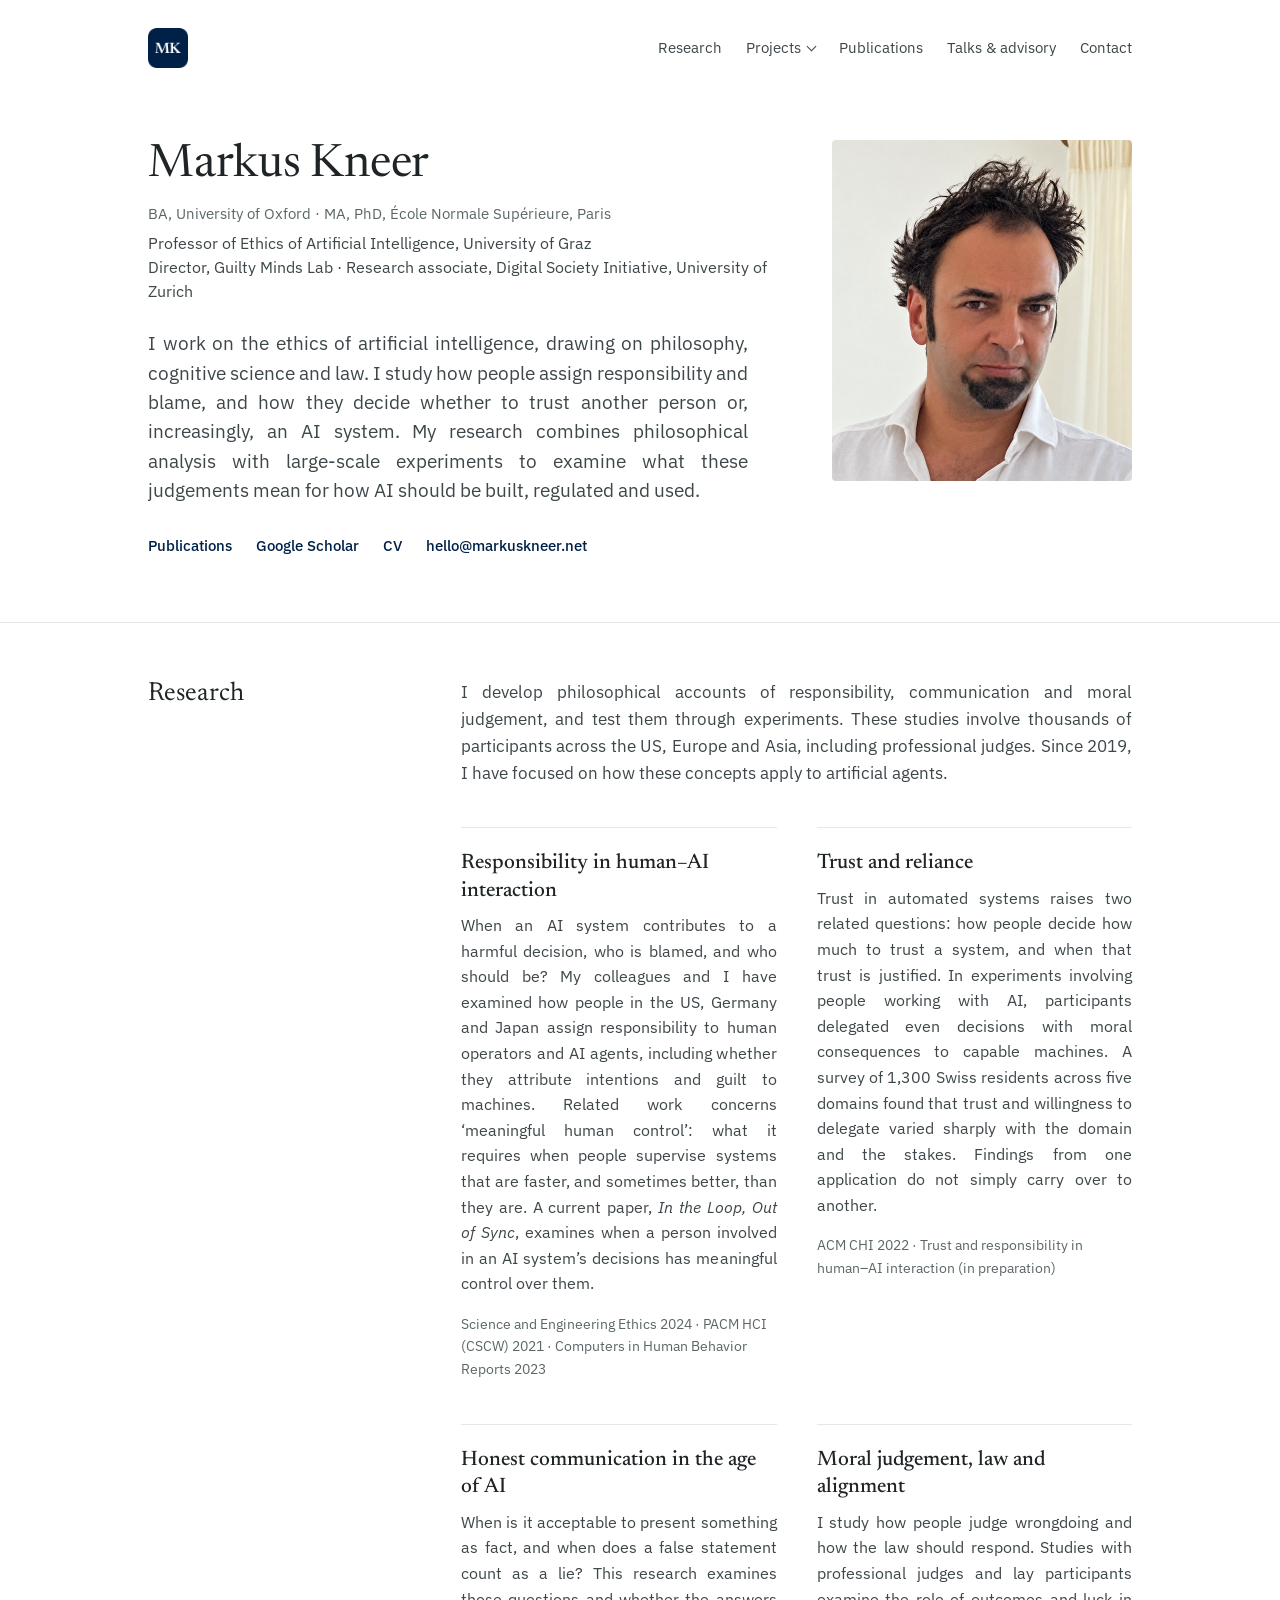
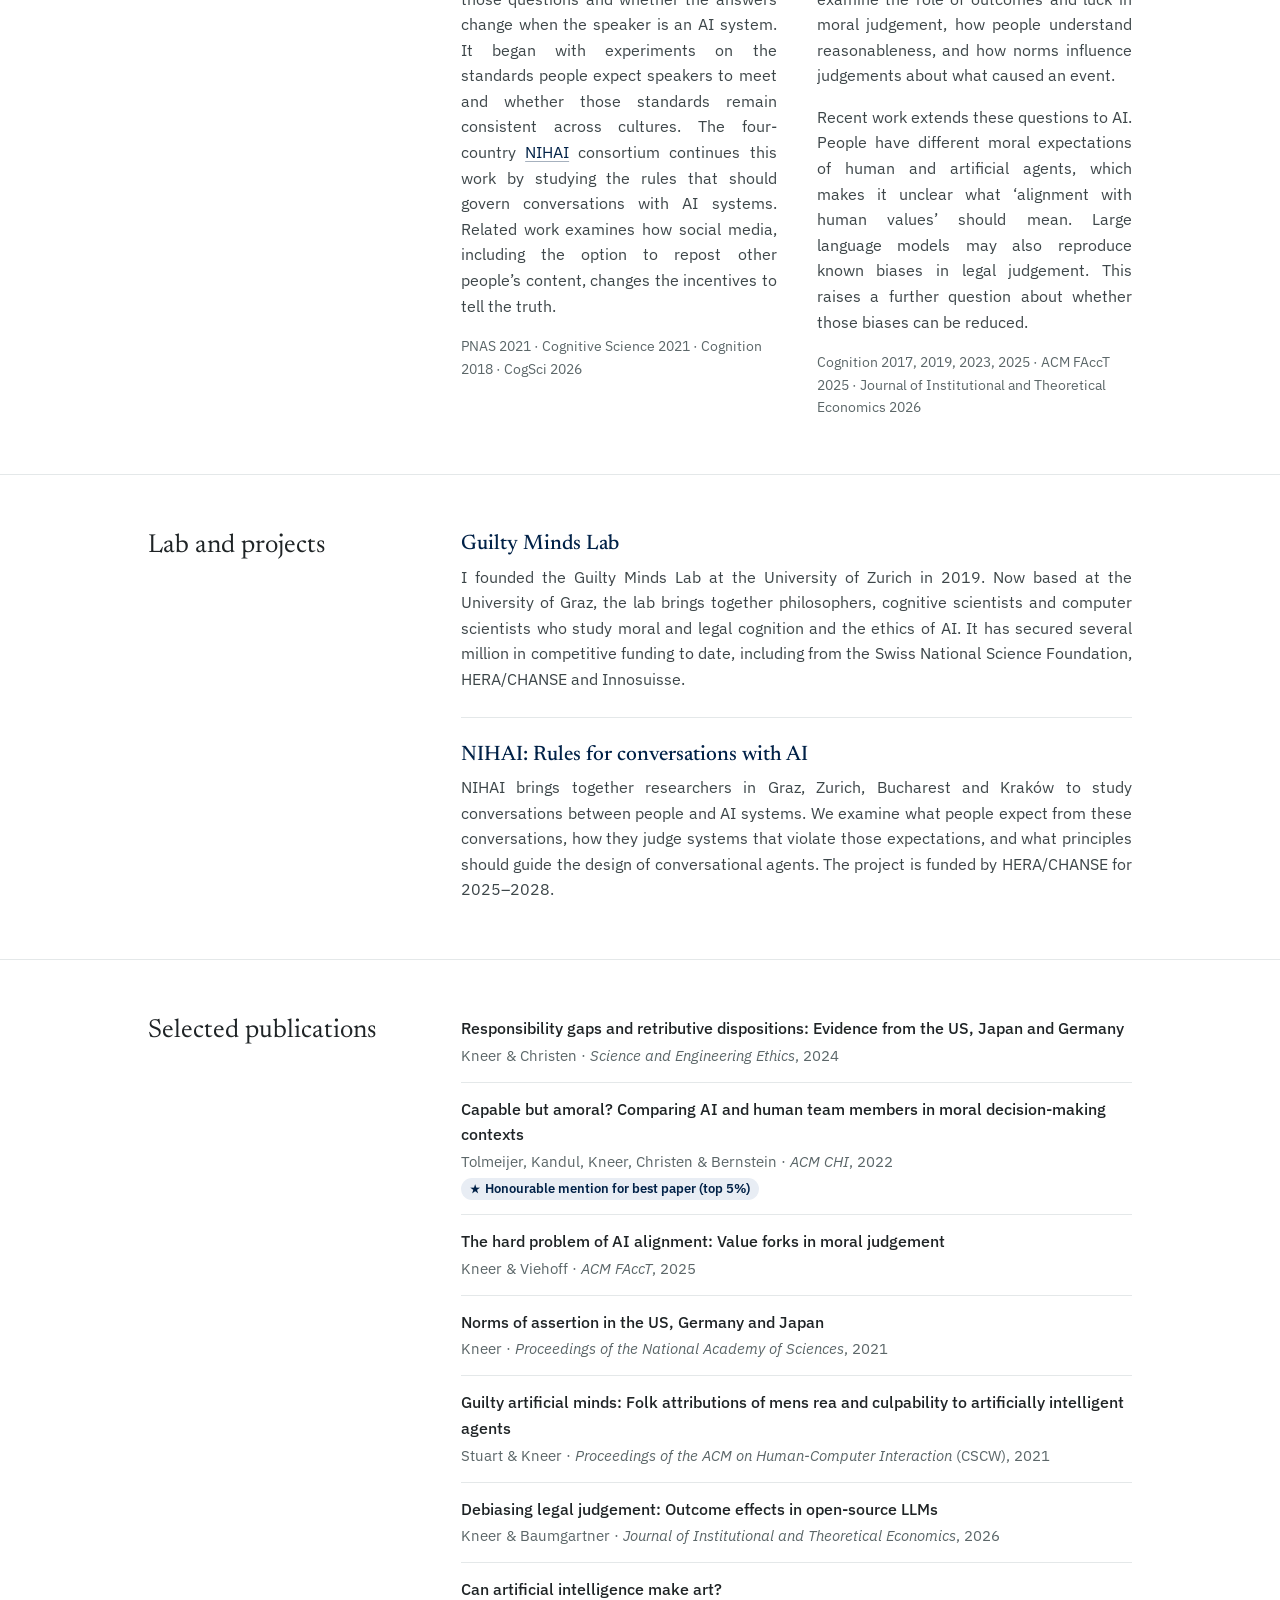
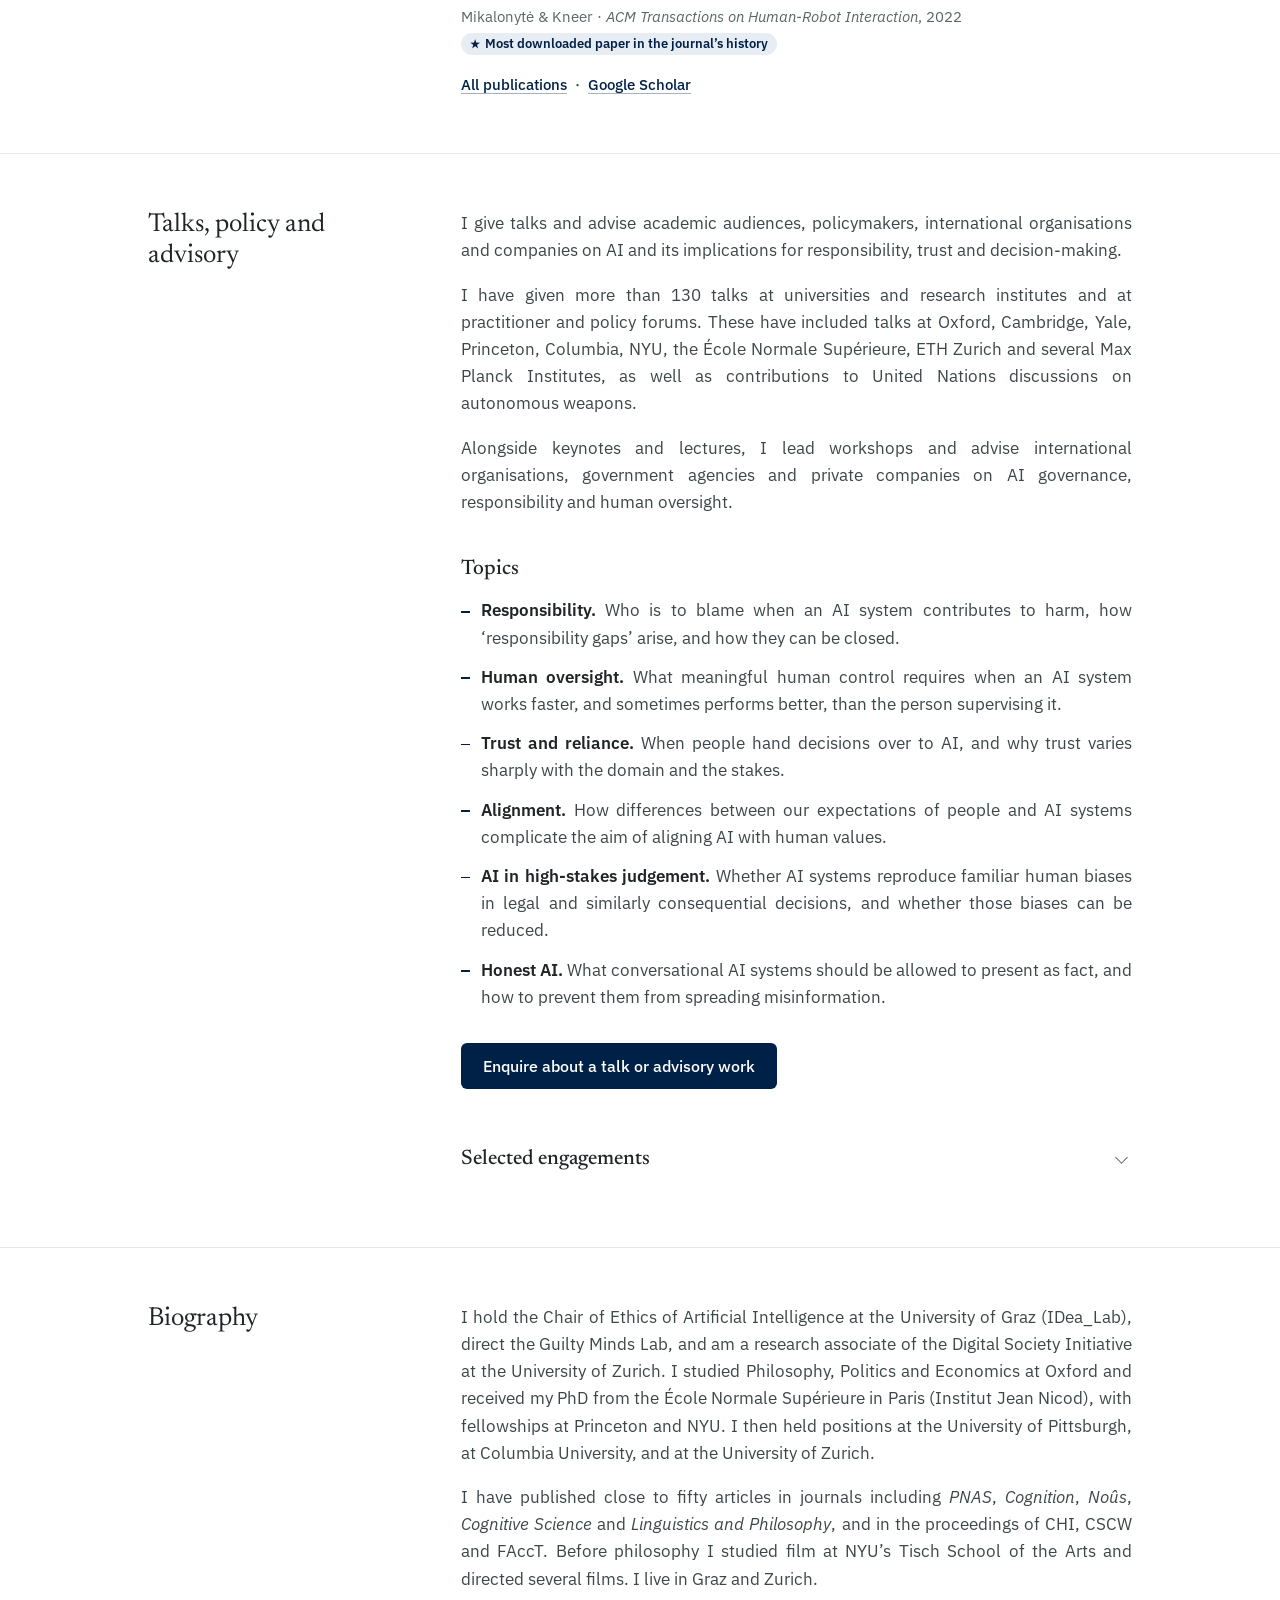
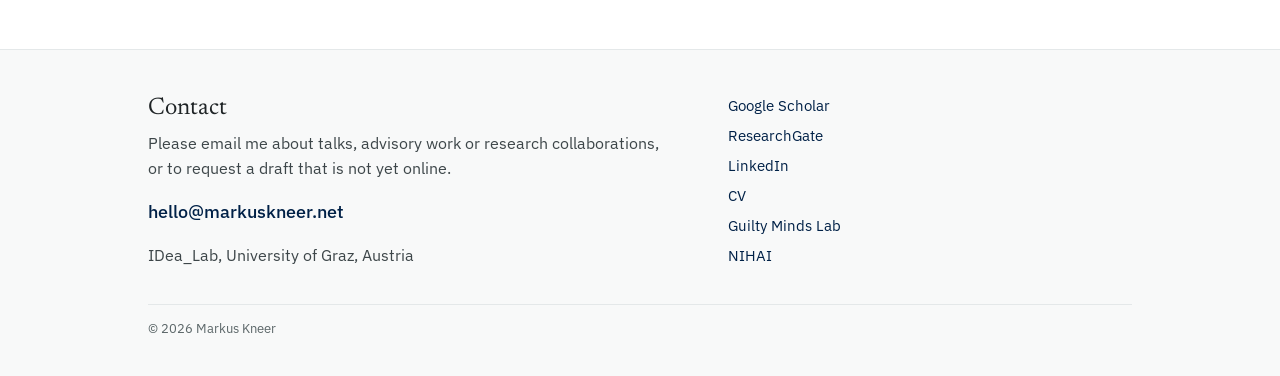
<file: index.html>
<!doctype html>
<html lang="en">
<head>
<meta charset="utf-8">
<meta name="viewport" content="width=device-width, initial-scale=1">
<title>Markus Kneer — Professor of Ethics of Artificial Intelligence, University of Graz</title>
<meta name="description" content="Markus Kneer is Professor of Ethics of Artificial Intelligence at the University of Graz and director of the Guilty Minds Lab. Research on responsibility, trust and norms in human–AI interaction, moral and legal judgement, and the ethics of AI.">
<link rel="canonical" href="https://www.markuskneer.net/">
<link rel="icon" href="favicon.ico?v=3" sizes="16x16 32x32 48x48">
<link rel="icon" type="image/png" sizes="192x192" href="favicon-192.png?v=3">
<link rel="apple-touch-icon" href="apple-touch-icon.png?v=3">
<meta property="og:type" content="website">
<meta property="og:site_name" content="Markus Kneer">
<meta property="og:locale" content="en_GB">
<meta property="og:title" content="Markus Kneer — Ethics of Artificial Intelligence">
<meta property="og:description" content="Professor of Ethics of Artificial Intelligence at the University of Graz. Research, talks and advisory on responsibility, trust and alignment in human–AI interaction.">
<meta property="og:url" content="https://www.markuskneer.net/">
<meta property="og:image" content="https://www.markuskneer.net/images/og-card.jpg?v=3">
<meta property="og:image:width" content="1200">
<meta property="og:image:height" content="630">
<meta property="og:image:alt" content="Markus Kneer, Professor of Ethics of Artificial Intelligence, University of Graz">
<meta name="twitter:card" content="summary_large_image">
<link rel="preconnect" href="https://fonts.googleapis.com">
<link rel="preconnect" href="https://fonts.gstatic.com" crossorigin>
<link href="https://fonts.googleapis.com/css2?family=Newsreader:ital,opsz,wght@0,6..72,400;0,6..72,500;1,6..72,400&family=IBM+Plex+Sans:wght@400;500;600&display=swap" rel="stylesheet">
<link rel="stylesheet" href="style.css?v=2026-10-22a">
<script>document.documentElement.classList.add('js');</script>
<script src="nav.js?v=2026-10-20b" defer></script>
</head>
<body>

<header class="site-header">
  <div class="wrap">
    <a class="brand" href="index.html"><img class="brand-mark" src="favicon-192.png?v=3" width="40" height="40" alt="Markus Kneer, home page"></a>
    <button class="nav-toggle" type="button" aria-expanded="false" aria-controls="site-nav"><span class="nav-toggle-bars" aria-hidden="true"></span><span class="visually-hidden">Menu</span></button>
    <nav class="site-nav" id="site-nav" aria-label="Site">
      <a href="#research">Research</a>
      <details class="nav-menu">
        <summary>Projects</summary>
        <div class="nav-menu-list">
          <a href="#guilty-minds-lab">Guilty Minds Lab</a>
          <a href="#nihai">NIHAI</a>
        </div>
      </details>
      <a href="#publications">Publications</a>
      <a href="#talks">Talks &amp; advisory</a>
      <a href="#contact">Contact</a>
    </nav>
  </div>
</header>

<main>

<section class="intro">
  <div class="wrap">
    <h1 class="intro-name">Markus Kneer</h1>
    <div class="intro-meta">
      <p class="degrees">BA, University of Oxford · MA, PhD, École Normale Supérieure, Paris</p>
      <p class="role">Professor of Ethics of Artificial Intelligence, University of Graz<br>Director, Guilty Minds Lab · Research associate, Digital Society Initiative, University of Zurich</p>
    </div>
    <figure class="portrait">
      <img src="images/portrait.jpg" alt="Markus Kneer" width="600" height="682">
    </figure>
    <div class="intro-body">
      <p class="lede">I work on the ethics of artificial intelligence, drawing on philosophy, cognitive science and law. I study how people assign responsibility and blame, and how they decide whether to trust another person or, increasingly, an AI system. My research combines philosophical analysis with large-scale experiments to examine what these judgements mean for how AI should be built, regulated and used.</p>
      <div class="intro-links">
        <a href="publications.html">Publications</a>
        <a href="https://scholar.google.com/citations?user=6dFvixUAAAAJ">Google Scholar</a>
        <a href="files/Markus-Kneer-CV.pdf">CV</a>
        <a href="mailto:hello@markuskneer.net">hello@markuskneer.net</a>
      </div>
    </div>
  </div>
</section>

<section class="section" id="research">
  <div class="wrap">
    <div class="section-head">
      <h2>Research</h2>
    </div>
    <div class="section-body">
      <p>I develop philosophical accounts of responsibility, communication and moral judgement, and test them through experiments. These studies involve thousands of participants across the US, Europe and Asia, including professional judges. Since 2019, I have focused on how these concepts apply to artificial agents.</p>

      <div class="themes">
        <div class="theme">
          <h3>Responsibility in human–AI interaction</h3>
          <p>When an AI system contributes to a harmful decision, who is blamed, and who should be? My colleagues and I have examined how people in the US, Germany and Japan assign responsibility to human operators and AI agents, including whether they attribute intentions and guilt to machines. Related work concerns ‘meaningful human control’: what it requires when people supervise systems that are faster, and sometimes better, than they are. A current paper, <em>In the Loop, Out of Sync</em>, examines when a person involved in an AI system’s decisions has meaningful control over them.</p>
          <div class="refs">Science and Engineering Ethics 2024 · PACM HCI (CSCW) 2021 · Computers in Human Behavior Reports 2023</div>
        </div>
        <div class="theme">
          <h3>Trust and reliance</h3>
          <p>Trust in automated systems raises two related questions: how people decide how much to trust a system, and when that trust is justified. In experiments involving people working with AI, participants delegated even decisions with moral consequences to capable machines. A survey of 1,300 Swiss residents across five domains found that trust and willingness to delegate varied sharply with the domain and the stakes. Findings from one application do not simply carry over to another.</p>
          <div class="refs">ACM CHI 2022 · Trust and responsibility in human–AI interaction (in preparation)</div>
        </div>
        <div class="theme">
          <h3>Honest communication in the age of AI</h3>
          <p>When is it acceptable to present something as fact, and when does a false statement count as a lie? This research examines those questions and whether the answers change when the speaker is an AI system. It began with experiments on the standards people expect speakers to meet and whether those standards remain consistent across cultures. The four-country <a href="nihai.html">NIHAI</a> consortium continues this work by studying the rules that should govern conversations with AI systems. Related work examines how social media, including the option to repost other people’s content, changes the incentives to tell the truth.</p>
          <div class="refs">PNAS 2021 · Cognitive Science 2021 · Cognition 2018 · CogSci 2026</div>
        </div>
        <div class="theme">
          <h3>Moral judgement, law and alignment</h3>
          <p>I study how people judge wrongdoing and how the law should respond. Studies with professional judges and lay participants examine the role of outcomes and luck in moral judgement, how people understand reasonableness, and how norms influence judgements about what caused an event.</p>
          <p>Recent work extends these questions to AI. People have different moral expectations of human and artificial agents, which makes it unclear what ‘alignment with human values’ should mean. Large language models may also reproduce known biases in legal judgement. This raises a further question about whether those biases can be reduced.</p>
          <div class="refs">Cognition 2017, 2019, 2023, 2025 · ACM FAccT 2025 · Journal of Institutional and Theoretical Economics 2026</div>
        </div>
      </div>
    </div>
  </div>
</section>

<section class="section" id="lab">
  <div class="wrap">
    <div class="section-head">
      <h2>Lab and projects</h2>
    </div>
    <div class="section-body">
      <div class="projects">
        <div class="project" id="guilty-minds-lab">
          <h3><a href="guiltymindslab.html">Guilty Minds Lab</a></h3>
          <p>I founded the Guilty Minds Lab at the University of Zurich in 2019. Now based at the University of Graz, the lab brings together philosophers, cognitive scientists and computer scientists who study moral and legal cognition and the ethics of AI. It has secured several million in competitive funding to date, including from the Swiss National Science Foundation, HERA/CHANSE and Innosuisse.</p>
        </div>
        <div class="project" id="nihai">
          <h3><a href="nihai.html">NIHAI: Rules for conversations with AI</a></h3>
          <p>NIHAI brings together researchers in Graz, Zurich, Bucharest and Kraków to study conversations between people and AI systems. We examine what people expect from these conversations, how they judge systems that violate those expectations, and what principles should guide the design of conversational agents. The project is funded by HERA/CHANSE for 2025–2028.</p>
        </div>
      </div>
    </div>
  </div>
</section>

<section class="section" id="publications">
  <div class="wrap">
    <div class="section-head">
      <h2>Selected publications</h2>
    </div>
    <div class="section-body">
      <ul class="pubs">
        <li><a class="t" href="https://www.researchgate.net/publication/369375225_Responsibility_Gaps_and_Retributive_Dispositions_Evidence_from_the_US_Japan_and_Germany">Responsibility gaps and retributive dispositions: Evidence from the US, Japan and Germany</a><span class="v">Kneer &amp; Christen · <em>Science and Engineering Ethics</em>, 2024</span></li>
        <li><a class="t" href="https://dl.acm.org/doi/abs/10.1145/3491102.3517732">Capable but amoral? Comparing AI and human team members in moral decision-making contexts</a><span class="v">Tolmeijer, Kandul, Kneer, Christen &amp; Bernstein · <em>ACM CHI</em>, 2022 <span class="note">Honourable mention for best paper (top 5%)</span></span></li>
        <li><a class="t" href="https://dl.acm.org/doi/pdf/10.1145/3715275.3732174">The hard problem of AI alignment: Value forks in moral judgement</a><span class="v">Kneer &amp; Viehoff · <em>ACM FAccT</em>, 2025</span></li>
        <li><a class="t" href="https://www.pnas.org/doi/10.1073/pnas.2105365118">Norms of assertion in the US, Germany and Japan</a><span class="v">Kneer · <em>Proceedings of the National Academy of Sciences</em>, 2021</span></li>
        <li><a class="t" href="https://www.researchgate.net/publication/355405029_Guilty_Artificial_Minds_Folk_Attributions_of_Mens_Rea_and_Culpability_to_Artificially_Intelligent_Agents">Guilty artificial minds: Folk attributions of mens rea and culpability to artificially intelligent agents</a><span class="v">Stuart &amp; Kneer · <em>Proceedings of the ACM on Human-Computer Interaction</em> (CSCW), 2021</span></li>
        <li><a class="t" href="https://philpapers.org/rec/KNEDLJ">Debiasing legal judgement: Outcome effects in open-source LLMs</a><span class="v">Kneer &amp; Baumgartner · <em>Journal of Institutional and Theoretical Economics</em>, 2026</span></li>
        <li><a class="t" href="https://dl.acm.org/doi/10.1145/3530875">Can artificial intelligence make art?</a><span class="v">Mikalonytė &amp; Kneer · <em>ACM Transactions on Human-Robot Interaction</em>, 2022 <span class="note">Most downloaded paper in the journal’s history</span></span></li>
      </ul>
      <p class="pubs-all"><a href="publications.html">All publications</a> &nbsp;·&nbsp; <a href="https://scholar.google.com/citations?user=6dFvixUAAAAJ">Google Scholar</a></p>
    </div>
  </div>
</section>

<section class="section" id="talks">
  <div class="wrap">
    <div class="section-head">
      <h2>Talks, policy and advisory</h2>
    </div>
    <div class="section-body">
      <p>I give talks and advise academic audiences, policymakers, international organisations and companies on AI and its implications for responsibility, trust and decision-making.</p>
      <p>I have given more than 130 talks at universities and research institutes and at practitioner and policy forums. These have included talks at Oxford, Cambridge, Yale, Princeton, Columbia, NYU, the École Normale Supérieure, ETH Zurich and several Max Planck Institutes, as well as contributions to United Nations discussions on autonomous weapons.</p>
      <p>Alongside keynotes and lectures, I lead workshops and advise international organisations, government agencies and private companies on AI governance, responsibility and human oversight.</p>

      <h3 class="sub">Topics</h3>
      <ul class="topics">
        <li><strong>Responsibility.</strong> Who is to blame when an AI system contributes to harm, how ‘responsibility gaps’ arise, and how they can be closed.</li>
        <li><strong>Human oversight.</strong> What meaningful human control requires when an AI system works faster, and sometimes performs better, than the person supervising it.</li>
        <li><strong>Trust and reliance.</strong> When people hand decisions over to AI, and why trust varies sharply with the domain and the stakes.</li>
        <li><strong>Alignment.</strong> How differences between our expectations of people and AI systems complicate the aim of aligning AI with human values.</li>
        <li><strong>AI in high-stakes judgement.</strong> Whether AI systems reproduce familiar human biases in legal and similarly consequential decisions, and whether those biases can be reduced.</li>
        <li><strong>Honest AI.</strong> What conversational AI systems should be allowed to present as fact, and how to prevent them from spreading misinformation.</li>
      </ul>

      <p class="cta"><a class="button" href="mailto:hello@markuskneer.net?subject=Talk%20or%20advisory%20enquiry">Enquire about a talk or advisory work</a></p>

      <div class="more-lists">
        <details class="more-list">
          <summary>Selected engagements</summary>
          <ul class="pubs">
          <li><span class="t">AI ethics: Making trust, responsibility and alignment work in practice</span><span class="v">Swiss Re · 2026</span></li>
          <li><span class="t">Why we dislike AI art</span><span class="v">German Academy of Art, Villa Massimo, Rome · 2026</span></li>
          <li><span class="t">Norms of assertion in linguistic human–AI interaction</span><span class="v">University of Turin · 2026</span></li>
          <li><span class="t">Keynote: Evaluating “AI art”</span><span class="v">HSLU Lucerne · 2026 · in German</span></li>
          <li><span class="t">Keynote: Value forks and AI alignment</span><span class="v">Society for Philosophy of AI, Amsterdam · 2025</span></li>
          <li><span class="t">Keynote: AI alignment in health applications and beyond</span><span class="v">World Health Organization meeting, Monte Verità · 2024</span></li>
          <li><span class="t">How to fine-tune large language models</span><span class="v">Presentation at Google Zurich · 2024</span></li>
          <li><span class="t">Panel discussion on artificial intelligence</span><span class="v">Pfingstdialoge, Forum Alpbach · 2024</span></li>
          <li><span class="t">The inclusiveness of AI</span><span class="v">Panel discussion, Technology Impact Summit, Graz · 2024</span></li>
          <li><span class="t">Expert workshop on self-driving cars</span><span class="v">Swiss Foundation for Technology Assessment (TA-Swiss) · 2019</span></li>
          <li><span class="t">Group of Governmental Experts on Lethal Autonomous Weapons Systems</span><span class="v">United Nations, Geneva · 2018</span></li>
          <li><span class="t">Expert roundtable on ethics and autonomous weapon systems</span><span class="v">International Committee of the Red Cross, Geneva · 2017</span></li>
        </ul>
        </details>
      </div>
    </div>
  </div>
</section>

<section class="section" id="about">
  <div class="wrap">
    <div class="section-head">
      <h2>Biography</h2>
    </div>
    <div class="section-body">
      <p>I hold the Chair of Ethics of Artificial Intelligence at the University of Graz (IDea_Lab), direct the Guilty Minds Lab, and am a research associate of the Digital Society Initiative at the University of Zurich. I studied Philosophy, Politics and Economics at Oxford and received my PhD from the École Normale Supérieure in Paris (Institut Jean Nicod), with fellowships at Princeton and NYU. I then held positions at the University of Pittsburgh, at Columbia University, and at the University of Zurich.</p>
      <p>I have published close to fifty articles in journals including <em>PNAS</em>, <em>Cognition</em>, <em>Noûs</em>, <em>Cognitive Science</em> and <em>Linguistics and Philosophy</em>, and in the proceedings of CHI, CSCW and FAccT. Before philosophy I studied film at NYU’s Tisch School of the Arts and directed several films. I live in Graz and Zurich.</p>
    </div>
  </div>
</section>

</main>

<footer class="site-footer" id="contact">
  <div class="wrap">
    <div class="contact">
      <h2>Contact</h2>
      <p>Please email me about talks, advisory work or research collaborations, or to request a draft that is not yet online.</p>
      <p><a class="mail" href="mailto:hello@markuskneer.net">hello@markuskneer.net</a></p>
      <p>IDea_Lab, University of Graz, Austria</p>
    </div>
    <div class="links">
      <a href="https://scholar.google.com/citations?user=6dFvixUAAAAJ">Google Scholar</a>
      <a href="https://www.researchgate.net/profile/Markus-Kneer">ResearchGate</a>
      <a href="https://www.linkedin.com/in/markus-kneer-b809306/">LinkedIn</a>
      <a href="files/Markus-Kneer-CV.pdf">CV</a>
      <a href="guiltymindslab.html">Guilty Minds Lab</a>
      <a href="nihai.html">NIHAI</a>
    </div>
    <div class="colophon">© 2026 Markus Kneer</div>
  </div>
</footer>

</body>
</html>
</file>
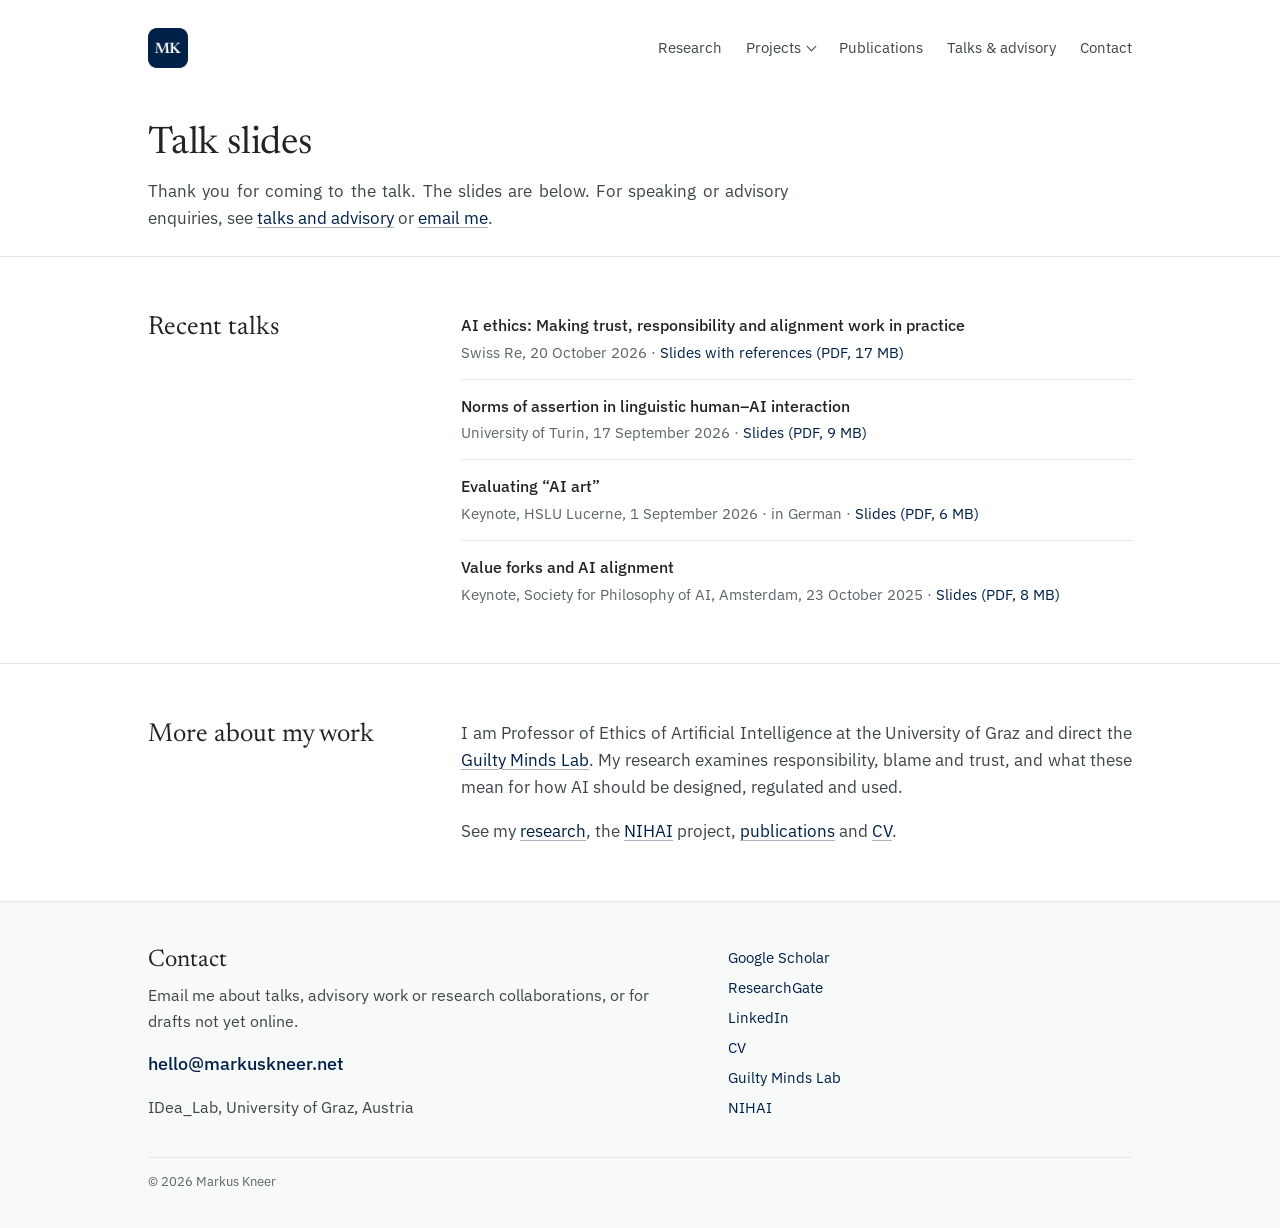
<file: slides/index.html>
<!doctype html>
<html lang="en">
<head>
<meta charset="utf-8">
<meta name="viewport" content="width=device-width, initial-scale=1">
<title>Talk slides — Markus Kneer</title>
<meta name="description" content="Slides from talks by Markus Kneer, Professor of Ethics of Artificial Intelligence at the University of Graz.">
<link rel="canonical" href="https://www.markuskneer.net/slides/">
<link rel="icon" href="../favicon.ico?v=3" sizes="16x16 32x32 48x48">
<link rel="icon" type="image/png" sizes="192x192" href="../favicon-192.png?v=3">
<link rel="apple-touch-icon" href="../apple-touch-icon.png?v=3">
<meta property="og:type" content="website">
<meta property="og:site_name" content="Markus Kneer">
<meta property="og:locale" content="en_GB">
<meta property="og:title" content="Talk slides — Markus Kneer">
<meta property="og:description" content="Slides from talks by Markus Kneer, Professor of Ethics of Artificial Intelligence at the University of Graz.">
<meta property="og:url" content="https://www.markuskneer.net/slides/">
<meta property="og:image" content="https://www.markuskneer.net/images/og-card.jpg?v=3">
<meta property="og:image:width" content="1200">
<meta property="og:image:height" content="630">
<meta property="og:image:alt" content="Markus Kneer, Professor of Ethics of Artificial Intelligence, University of Graz">
<meta name="twitter:card" content="summary_large_image">
<link rel="preconnect" href="https://fonts.googleapis.com">
<link rel="preconnect" href="https://fonts.gstatic.com" crossorigin>
<link href="https://fonts.googleapis.com/css2?family=Newsreader:ital,opsz,wght@0,6..72,400;0,6..72,500;1,6..72,400&family=IBM+Plex+Sans:wght@400;500;600&display=swap" rel="stylesheet">
<link rel="stylesheet" href="../style.css?v=2026-10-22a">
<script>document.documentElement.classList.add('js');</script>
<script src="../nav.js?v=2026-10-20b" defer></script>
</head>
<body>

<header class="site-header">
  <div class="wrap">
    <a class="brand" href="../index.html"><img class="brand-mark" src="../favicon-192.png?v=3" width="40" height="40" alt="Markus Kneer, home page"></a>
    <button class="nav-toggle" type="button" aria-expanded="false" aria-controls="site-nav"><span class="nav-toggle-bars" aria-hidden="true"></span><span class="visually-hidden">Menu</span></button>
    <nav class="site-nav" id="site-nav" aria-label="Site">
      <a href="../index.html#research">Research</a>
      <details class="nav-menu">
        <summary>Projects</summary>
        <div class="nav-menu-list">
          <a href="../index.html#guilty-minds-lab">Guilty Minds Lab</a>
          <a href="../index.html#nihai">NIHAI</a>
        </div>
      </details>
      <a href="../index.html#publications">Publications</a>
      <a href="../index.html#talks">Talks &amp; advisory</a>
      <a href="../index.html#contact">Contact</a>
    </nav>
  </div>
</header>

<main>
<div class="wrap page-title">
  <h1>Talk slides</h1>
  <p>Thank you for coming to the talk. The slides are below. For speaking or advisory enquiries, see <a href="../index.html#talks">talks and advisory</a> or <a href="mailto:hello@markuskneer.net">email me</a>.</p>
</div>

<section class="section">
  <div class="wrap">
    <div class="section-head">
      <h2>Recent talks</h2>
    </div>
    <div class="section-body">
      <ul class="pubs">
        <li><a class="t" href="../files/Markus-Kneer-Slides-AI-Ethics-2026-10.pdf">AI ethics: Making trust, responsibility and alignment work in practice</a><span class="v">Swiss Re, 20 October 2026 · <a href="../files/Markus-Kneer-Slides-AI-Ethics-2026-10.pdf">Slides with references (PDF, 17 MB)</a></span></li>
        <li><a class="t" href="../files/Markus-Kneer-Slides-Norms-of-Assertion-2026-09.pdf">Norms of assertion in linguistic human–AI interaction</a><span class="v">University of Turin, 17 September 2026 · <a href="../files/Markus-Kneer-Slides-Norms-of-Assertion-2026-09.pdf">Slides (PDF, 9 MB)</a></span></li>
        <li><a class="t" href="../files/Markus-Kneer-Slides-Evaluating-AI-Art-2026-09.pdf">Evaluating “AI art”</a><span class="v">Keynote, HSLU Lucerne, 1 September 2026 · in German · <a href="../files/Markus-Kneer-Slides-Evaluating-AI-Art-2026-09.pdf">Slides (PDF, 6 MB)</a></span></li>
        <li><a class="t" href="../files/Markus-Kneer-Slides-Value-Forks-AI-Alignment-2025-10.pdf">Value forks and AI alignment</a><span class="v">Keynote, Society for Philosophy of AI, Amsterdam, 23 October 2025 · <a href="../files/Markus-Kneer-Slides-Value-Forks-AI-Alignment-2025-10.pdf">Slides (PDF, 8 MB)</a></span></li>
      </ul>
    </div>
  </div>
</section>

<section class="section">
  <div class="wrap">
    <div class="section-head">
      <h2>More about my work</h2>
    </div>
    <div class="section-body">
      <p>I am Professor of Ethics of Artificial Intelligence at the University of Graz and direct the <a href="../guiltymindslab.html">Guilty Minds Lab</a>. My research examines responsibility, blame and trust, and what these mean for how AI should be designed, regulated and used.</p>
      <p>See my <a href="../index.html#research">research</a>, the <a href="../nihai.html">NIHAI</a> project, <a href="../publications.html">publications</a> and <a href="../files/Markus-Kneer-CV.pdf">CV</a>.</p>
    </div>
  </div>
</section>
</main>

<footer class="site-footer" id="contact">
  <div class="wrap">
    <div class="contact">
      <h2>Contact</h2>
      <p>Email me about talks, advisory work or research collaborations, or for drafts not yet online.</p>
      <p><a class="mail" href="mailto:hello@markuskneer.net">hello@markuskneer.net</a></p>
      <p>IDea_Lab, University of Graz, Austria</p>
    </div>
    <div class="links">
      <a href="https://scholar.google.com/citations?user=6dFvixUAAAAJ">Google Scholar</a>
      <a href="https://www.researchgate.net/profile/Markus-Kneer">ResearchGate</a>
      <a href="https://www.linkedin.com/in/markus-kneer-b809306/">LinkedIn</a>
      <a href="../files/Markus-Kneer-CV.pdf">CV</a>
      <a href="../guiltymindslab.html">Guilty Minds Lab</a>
      <a href="../nihai.html">NIHAI</a>
    </div>
    <div class="colophon">© 2026 Markus Kneer</div>
  </div>
</footer>

</body>
</html>
</file>
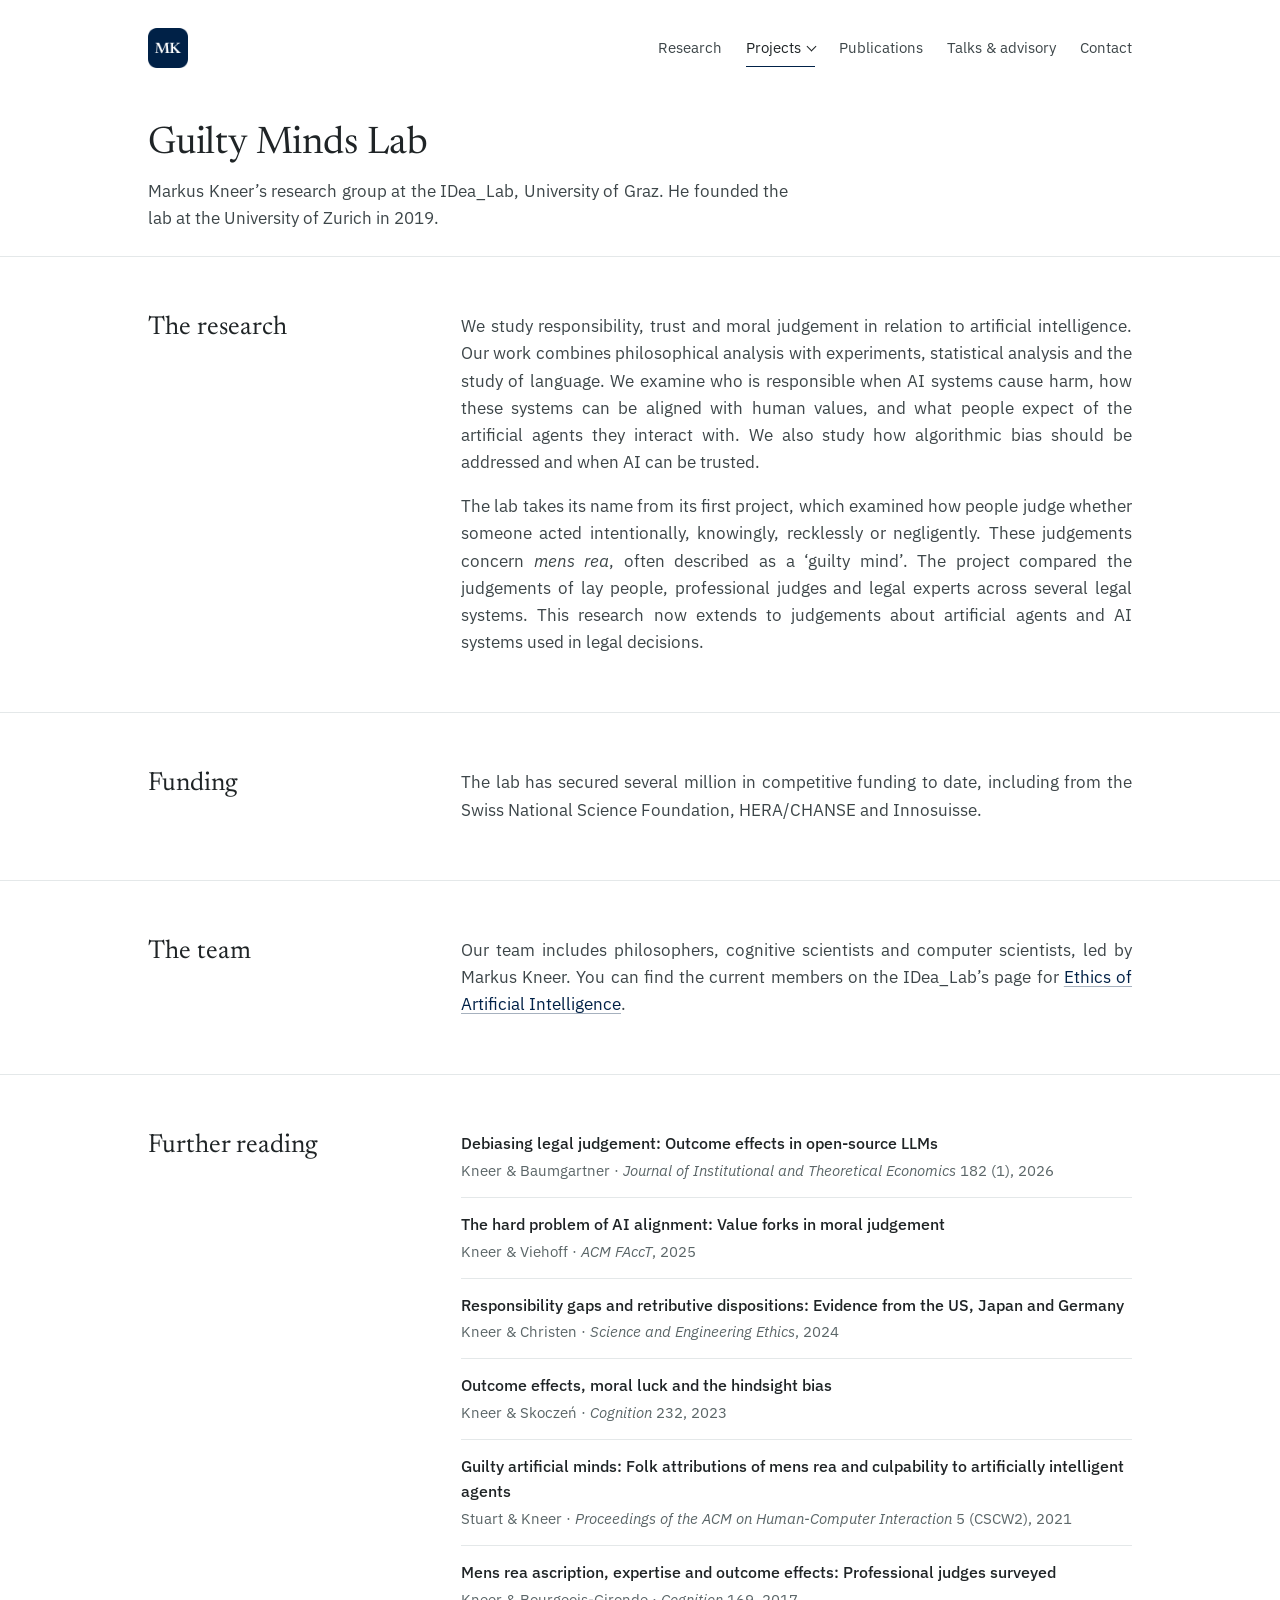
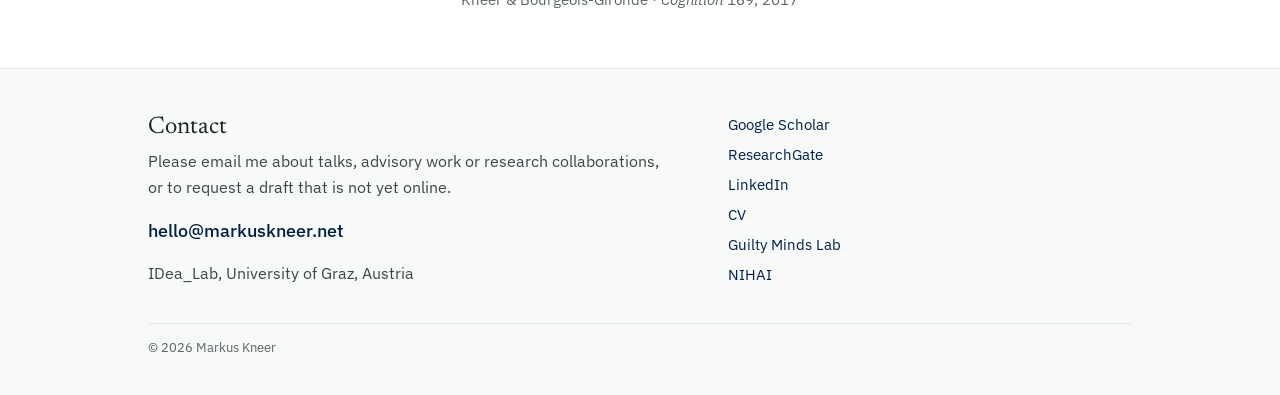
<file: guiltymindslab.html>
<!doctype html>
<html lang="en">
<head>
<meta charset="utf-8">
<meta name="viewport" content="width=device-width, initial-scale=1">
<title>Guilty Minds Lab — Markus Kneer</title>
<meta name="description" content="The Guilty Minds Lab, led by Markus Kneer at the University of Graz, combines philosophy and experimental cognitive science to study responsibility, trust, alignment and legal judgement in the age of AI.">
<link rel="canonical" href="https://www.markuskneer.net/guiltymindslab.html">
<link rel="icon" href="favicon.ico?v=3" sizes="16x16 32x32 48x48">
<link rel="icon" type="image/png" sizes="192x192" href="favicon-192.png?v=3">
<link rel="apple-touch-icon" href="apple-touch-icon.png?v=3">
<meta property="og:type" content="website">
<meta property="og:site_name" content="Markus Kneer">
<meta property="og:locale" content="en_GB">
<meta property="og:title" content="Guilty Minds Lab — Markus Kneer">
<meta property="og:description" content="The Guilty Minds Lab, led by Markus Kneer at the University of Graz, combines philosophy and experimental cognitive science to study responsibility, trust, alignment and legal judgement in the age of AI.">
<meta property="og:url" content="https://www.markuskneer.net/guiltymindslab.html">
<meta property="og:image" content="https://www.markuskneer.net/images/og-card.jpg?v=3">
<meta property="og:image:width" content="1200">
<meta property="og:image:height" content="630">
<meta property="og:image:alt" content="Markus Kneer, Professor of Ethics of Artificial Intelligence, University of Graz">
<meta name="twitter:card" content="summary_large_image">
<link rel="preconnect" href="https://fonts.googleapis.com">
<link rel="preconnect" href="https://fonts.gstatic.com" crossorigin>
<link href="https://fonts.googleapis.com/css2?family=Newsreader:ital,opsz,wght@0,6..72,400;0,6..72,500;1,6..72,400&family=IBM+Plex+Sans:wght@400;500;600&display=swap" rel="stylesheet">
<link rel="stylesheet" href="style.css?v=2026-10-22a">
<script>document.documentElement.classList.add('js');</script>
<script src="nav.js?v=2026-10-20b" defer></script>
</head>
<body>

<header class="site-header">
  <div class="wrap">
    <a class="brand" href="index.html"><img class="brand-mark" src="favicon-192.png?v=3" width="40" height="40" alt="Markus Kneer, home page"></a>
    <button class="nav-toggle" type="button" aria-expanded="false" aria-controls="site-nav"><span class="nav-toggle-bars" aria-hidden="true"></span><span class="visually-hidden">Menu</span></button>
    <nav class="site-nav" id="site-nav" aria-label="Site">
      <a href="index.html#research">Research</a>
      <details class="nav-menu">
        <summary aria-current="true">Projects</summary>
        <div class="nav-menu-list">
          <a href="index.html#guilty-minds-lab">Guilty Minds Lab</a>
          <a href="index.html#nihai">NIHAI</a>
        </div>
      </details>
      <a href="index.html#publications">Publications</a>
      <a href="index.html#talks">Talks &amp; advisory</a>
      <a href="index.html#contact">Contact</a>
    </nav>
  </div>
</header>

<main>
<div class="wrap page-title">
  <h1>Guilty Minds Lab</h1>
  <p>Markus Kneer’s research group at the IDea_Lab, University of Graz. He founded the lab at the University of Zurich in 2019.</p>
</div>

<section class="section">
  <div class="wrap">
    <div class="section-head">
      <h2>The research</h2>
    </div>
    <div class="section-body">
      <p>We study responsibility, trust and moral judgement in relation to artificial intelligence. Our work combines philosophical analysis with experiments, statistical analysis and the study of language. We examine who is responsible when AI systems cause harm, how these systems can be aligned with human values, and what people expect of the artificial agents they interact with. We also study how algorithmic bias should be addressed and when AI can be trusted.</p>
      <p>The lab takes its name from its first project, which examined how people judge whether someone acted intentionally, knowingly, recklessly or negligently. These judgements concern <em>mens rea</em>, often described as a ‘guilty mind’. The project compared the judgements of lay people, professional judges and legal experts across several legal systems. This research now extends to judgements about artificial agents and AI systems used in legal decisions.</p>
    </div>
  </div>
</section>

<section class="section">
  <div class="wrap">
    <div class="section-head">
      <h2>Funding</h2>
    </div>
    <div class="section-body">
      <p>The lab has secured several million in competitive funding to date, including from the Swiss National Science Foundation, HERA/CHANSE and Innosuisse.</p>
    </div>
  </div>
</section>

<section class="section">
  <div class="wrap">
    <div class="section-head">
      <h2>The team</h2>
    </div>
    <div class="section-body">
      <p>Our team includes philosophers, cognitive scientists and computer scientists, led by Markus Kneer. You can find the current members on the IDea_Lab’s page for <a href="https://idea-lab.uni-graz.at/en/research/ethics-of-artificial-intelligence/">Ethics of Artificial Intelligence</a>.</p>
    </div>
  </div>
</section>

<section class="section">
  <div class="wrap">
    <div class="section-head">
      <h2>Further reading</h2>
    </div>
    <div class="section-body">
      <ul class="pubs">
        <li><a class="t" href="https://philpapers.org/rec/KNEDLJ">Debiasing legal judgement: Outcome effects in open-source LLMs</a><span class="v">Kneer &amp; Baumgartner · <em>Journal of Institutional and Theoretical Economics</em> 182 (1), 2026</span></li>
        <li><a class="t" href="https://dl.acm.org/doi/pdf/10.1145/3715275.3732174">The hard problem of AI alignment: Value forks in moral judgement</a><span class="v">Kneer &amp; Viehoff · <em>ACM FAccT</em>, 2025</span></li>
        <li><a class="t" href="https://www.researchgate.net/publication/369375225_Responsibility_Gaps_and_Retributive_Dispositions_Evidence_from_the_US_Japan_and_Germany">Responsibility gaps and retributive dispositions: Evidence from the US, Japan and Germany</a><span class="v">Kneer &amp; Christen · <em>Science and Engineering Ethics</em>, 2024</span></li>
        <li><a class="t" href="https://www.sciencedirect.com/science/article/pii/S0010027722002463">Outcome effects, moral luck and the hindsight bias</a><span class="v">Kneer &amp; Skoczeń · <em>Cognition</em> 232, 2023</span></li>
        <li><a class="t" href="https://www.researchgate.net/publication/355405029_Guilty_Artificial_Minds_Folk_Attributions_of_Mens_Rea_and_Culpability_to_Artificially_Intelligent_Agents">Guilty artificial minds: Folk attributions of mens rea and culpability to artificially intelligent agents</a><span class="v">Stuart &amp; Kneer · <em>Proceedings of the ACM on Human-Computer Interaction</em> 5 (CSCW2), 2021</span></li>
        <li><a class="t" href="https://philpapers.org/archive/KNEMRA.pdf">Mens rea ascription, expertise and outcome effects: Professional judges surveyed</a><span class="v">Kneer &amp; Bourgeois-Gironde · <em>Cognition</em> 169, 2017</span></li>
      </ul>
    </div>
  </div>
</section>
</main>

<footer class="site-footer" id="contact">
  <div class="wrap">
    <div class="contact">
      <h2>Contact</h2>
      <p>Please email me about talks, advisory work or research collaborations, or to request a draft that is not yet online.</p>
      <p><a class="mail" href="mailto:hello@markuskneer.net">hello@markuskneer.net</a></p>
      <p>IDea_Lab, University of Graz, Austria</p>
    </div>
    <div class="links">
      <a href="https://scholar.google.com/citations?user=6dFvixUAAAAJ">Google Scholar</a>
      <a href="https://www.researchgate.net/profile/Markus-Kneer">ResearchGate</a>
      <a href="https://www.linkedin.com/in/markus-kneer-b809306/">LinkedIn</a>
      <a href="files/Markus-Kneer-CV.pdf">CV</a>
      <a href="guiltymindslab.html">Guilty Minds Lab</a>
      <a href="nihai.html">NIHAI</a>
    </div>
    <div class="colophon">© 2026 Markus Kneer</div>
  </div>
</footer>

</body>
</html>
</file>
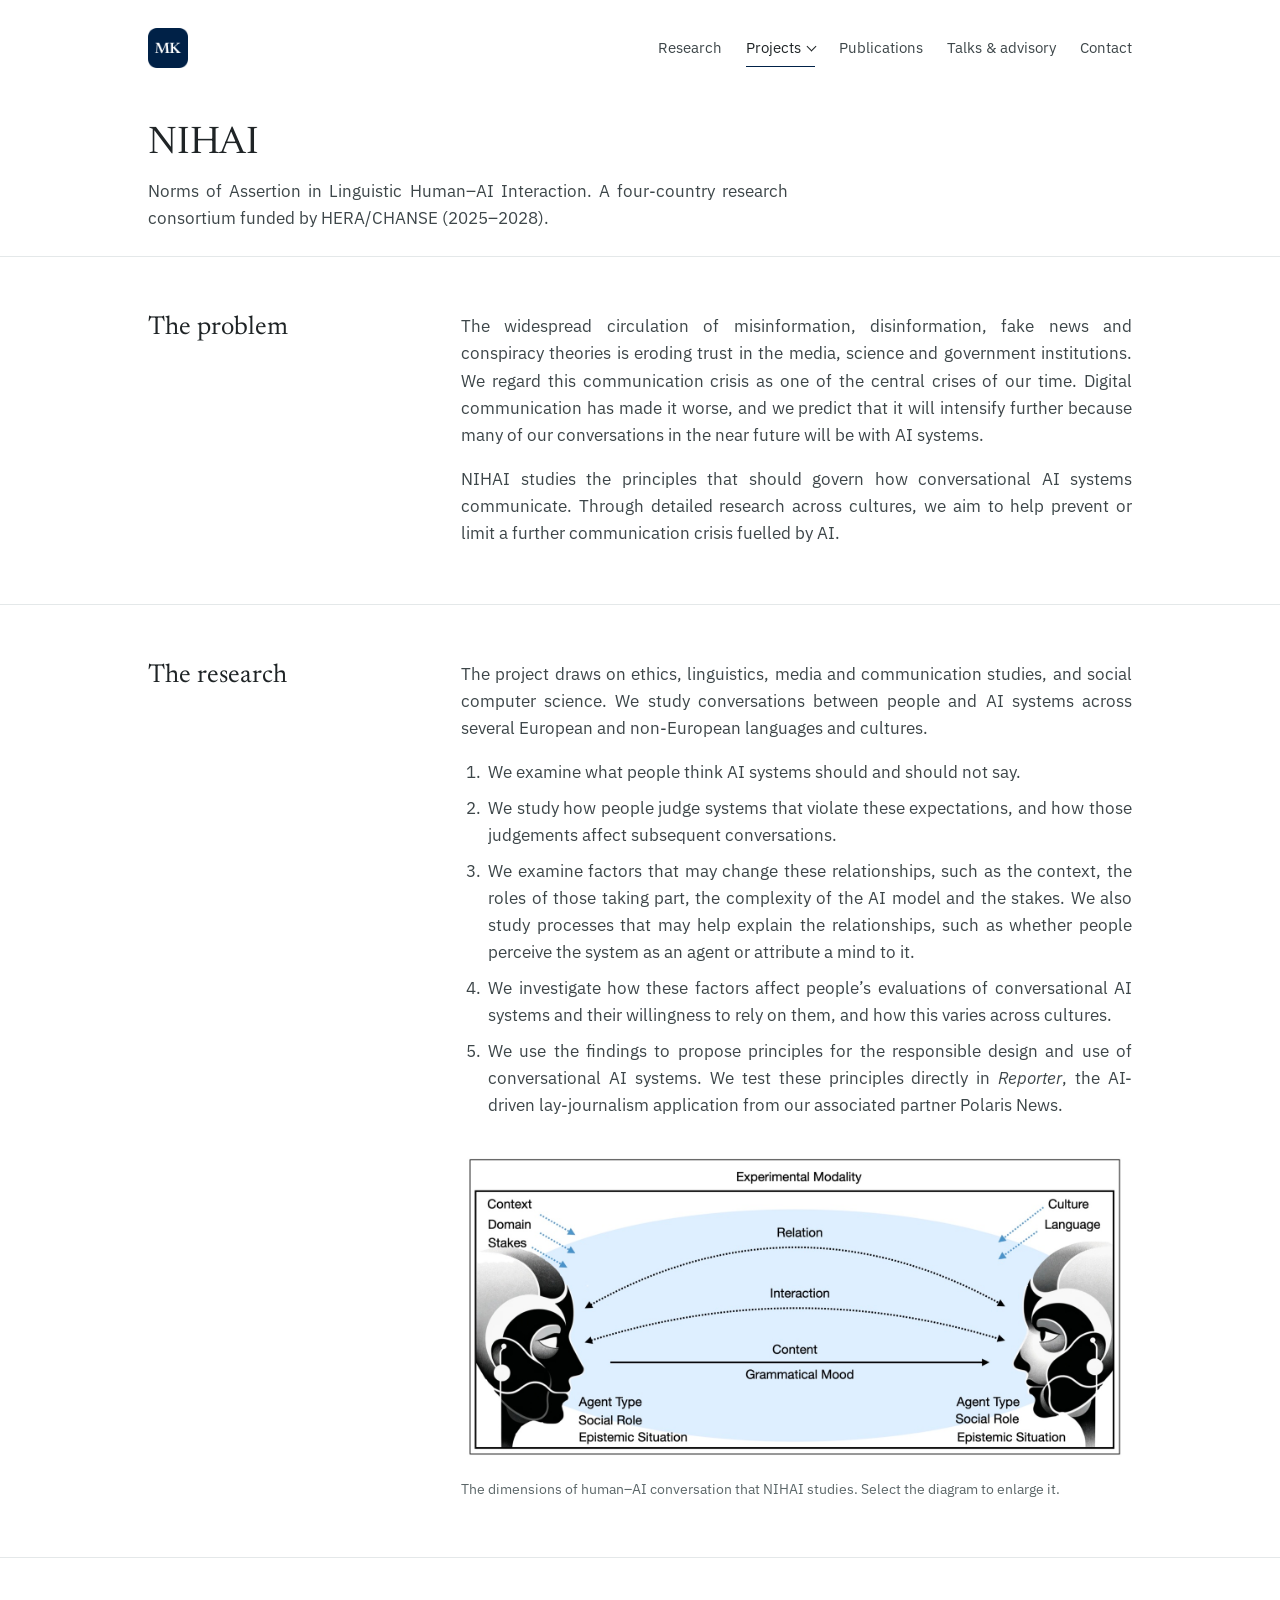
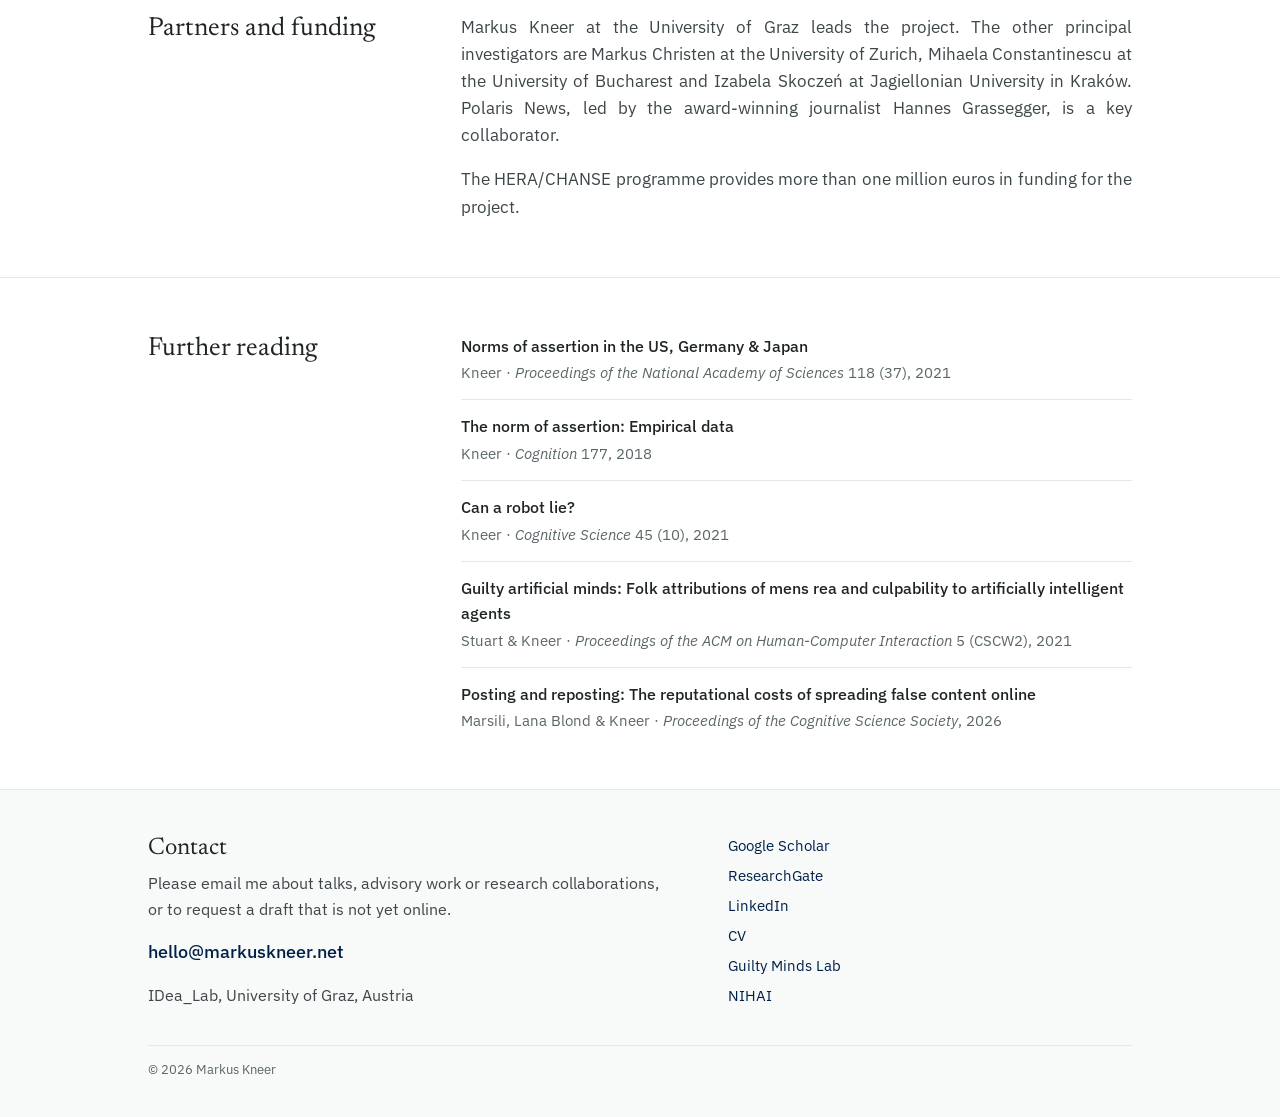
<file: nihai.html>
<!doctype html>
<html lang="en">
<head>
<meta charset="utf-8">
<meta name="viewport" content="width=device-width, initial-scale=1">
<title>NIHAI — Norms of Assertion in Linguistic Human–AI Interaction — Markus Kneer</title>
<meta name="description" content="NIHAI is a four-country HERA/CHANSE research consortium led by Markus Kneer. It studies the principles that should govern how conversational AI systems communicate.">
<link rel="canonical" href="https://www.markuskneer.net/nihai.html">
<link rel="icon" href="favicon.ico?v=3" sizes="16x16 32x32 48x48">
<link rel="icon" type="image/png" sizes="192x192" href="favicon-192.png?v=3">
<link rel="apple-touch-icon" href="apple-touch-icon.png?v=3">
<meta property="og:type" content="website">
<meta property="og:site_name" content="Markus Kneer">
<meta property="og:locale" content="en_GB">
<meta property="og:title" content="NIHAI — Norms of Assertion in Linguistic Human–AI Interaction — Markus Kneer">
<meta property="og:description" content="NIHAI is a four-country HERA/CHANSE research consortium led by Markus Kneer. It studies the principles that should govern how conversational AI systems communicate.">
<meta property="og:url" content="https://www.markuskneer.net/nihai.html">
<meta property="og:image" content="https://www.markuskneer.net/images/og-card.jpg?v=3">
<meta property="og:image:width" content="1200">
<meta property="og:image:height" content="630">
<meta property="og:image:alt" content="Markus Kneer, Professor of Ethics of Artificial Intelligence, University of Graz">
<meta name="twitter:card" content="summary_large_image">
<link rel="preconnect" href="https://fonts.googleapis.com">
<link rel="preconnect" href="https://fonts.gstatic.com" crossorigin>
<link href="https://fonts.googleapis.com/css2?family=Newsreader:ital,opsz,wght@0,6..72,400;0,6..72,500;1,6..72,400&family=IBM+Plex+Sans:wght@400;500;600&display=swap" rel="stylesheet">
<link rel="stylesheet" href="style.css?v=2026-10-22a">
<script>document.documentElement.classList.add('js');</script>
<script src="nav.js?v=2026-10-20b" defer></script>
</head>
<body>

<header class="site-header">
  <div class="wrap">
    <a class="brand" href="index.html"><img class="brand-mark" src="favicon-192.png?v=3" width="40" height="40" alt="Markus Kneer, home page"></a>
    <button class="nav-toggle" type="button" aria-expanded="false" aria-controls="site-nav"><span class="nav-toggle-bars" aria-hidden="true"></span><span class="visually-hidden">Menu</span></button>
    <nav class="site-nav" id="site-nav" aria-label="Site">
      <a href="index.html#research">Research</a>
      <details class="nav-menu">
        <summary aria-current="true">Projects</summary>
        <div class="nav-menu-list">
          <a href="index.html#guilty-minds-lab">Guilty Minds Lab</a>
          <a href="index.html#nihai">NIHAI</a>
        </div>
      </details>
      <a href="index.html#publications">Publications</a>
      <a href="index.html#talks">Talks &amp; advisory</a>
      <a href="index.html#contact">Contact</a>
    </nav>
  </div>
</header>

<main>
<div class="wrap page-title">
  <h1>NIHAI</h1>
  <p>Norms of Assertion in Linguistic Human–AI Interaction. A four-country research consortium funded by HERA/CHANSE (2025–2028).</p>
</div>

<section class="section">
  <div class="wrap">
    <div class="section-head">
      <h2>The problem</h2>
    </div>
    <div class="section-body">
      <p>The widespread circulation of misinformation, disinformation, fake news and conspiracy theories is eroding trust in the media, science and government institutions. We regard this communication crisis as one of the central crises of our time. Digital communication has made it worse, and we predict that it will intensify further because many of our conversations in the near future will be with AI systems.</p>
      <p>NIHAI studies the principles that should govern how conversational AI systems communicate. Through detailed research across cultures, we aim to help prevent or limit a further communication crisis fuelled by AI.</p>
    </div>
  </div>
</section>

<section class="section">
  <div class="wrap">
    <div class="section-head">
      <h2>The research</h2>
    </div>
    <div class="section-body">
      <p>The project draws on ethics, linguistics, media and communication studies, and social computer science. We study conversations between people and AI systems across several European and non-European languages and cultures.</p>
      <ol class="aims">
        <li>We examine what people think AI systems should and should not say.</li>
        <li>We study how people judge systems that violate these expectations, and how those judgements affect subsequent conversations.</li>
        <li>We examine factors that may change these relationships, such as the context, the roles of those taking part, the complexity of the AI model and the stakes. We also study processes that may help explain the relationships, such as whether people perceive the system as an agent or attribute a mind to it.</li>
        <li>We investigate how these factors affect people’s evaluations of conversational AI systems and their willingness to rely on them, and how this varies across cultures.</li>
        <li>We use the findings to propose principles for the responsible design and use of conversational AI systems. We test these principles directly in <em>Reporter</em>, the AI-driven lay-journalism application from our associated partner Polaris News.</li>
      </ol>
      <figure class="figure">
        <a href="images/nihai-framework.jpg"><img src="images/nihai-framework.jpg" alt="Diagram of a conversation between two stylised heads facing each other. Arrows between them are labelled Relation and Interaction, running both ways, and Content and Grammatical Mood, running from one speaker to the other. Each speaker is described by Agent Type, Social Role and Epistemic Situation. Context, Domain and Stakes point in from one side, Culture and Language from the other, and the whole exchange is framed by Experimental Modality." width="1600" height="755" loading="lazy"></a>
        <figcaption>The dimensions of human–AI conversation that NIHAI studies. Select the diagram to enlarge it.</figcaption>
      </figure>
    </div>
  </div>
</section>

<section class="section">
  <div class="wrap">
    <div class="section-head">
      <h2>Partners and funding</h2>
    </div>
    <div class="section-body">
      <p>Markus Kneer at the University of Graz leads the project. The other principal investigators are Markus Christen at the University of Zurich, Mihaela Constantinescu at the University of Bucharest and Izabela Skoczeń at Jagiellonian University in Kraków. Polaris News, led by the award-winning journalist Hannes Grassegger, is a key collaborator.</p>
      <p>The HERA/CHANSE programme provides more than one million euros in funding for the project.</p>
    </div>
  </div>
</section>

<section class="section">
  <div class="wrap">
    <div class="section-head">
      <h2>Further reading</h2>
    </div>
    <div class="section-body">
      <ul class="pubs">
        <li><a class="t" href="https://www.pnas.org/doi/10.1073/pnas.2105365118">Norms of assertion in the US, Germany &amp; Japan</a><span class="v">Kneer · <em>Proceedings of the National Academy of Sciences</em> 118 (37), 2021</span></li>
        <li><a class="t" href="https://philpapers.org/archive/KNETNO-2.pdf">The norm of assertion: Empirical data</a><span class="v">Kneer · <em>Cognition</em> 177, 2018</span></li>
        <li><a class="t" href="https://www.researchgate.net/publication/355079243_Can_a_Robot_Lie_Exploring_the_Folk_Concept_of_Lying_as_Applied_to_Artificial_Agents">Can a robot lie?</a><span class="v">Kneer · <em>Cognitive Science</em> 45 (10), 2021</span></li>
        <li><a class="t" href="https://www.researchgate.net/publication/355405029_Guilty_Artificial_Minds_Folk_Attributions_of_Mens_Rea_and_Culpability_to_Artificially_Intelligent_Agents">Guilty artificial minds: Folk attributions of mens rea and culpability to artificially intelligent agents</a><span class="v">Stuart &amp; Kneer · <em>Proceedings of the ACM on Human-Computer Interaction</em> 5 (CSCW2), 2021</span></li>
        <li><a class="t" href="https://escholarship.org/uc/item/355145mx">Posting and reposting: The reputational costs of spreading false content online</a><span class="v">Marsili, Lana Blond &amp; Kneer · <em>Proceedings of the Cognitive Science Society</em>, 2026</span></li>
      </ul>
    </div>
  </div>
</section>
</main>

<footer class="site-footer" id="contact">
  <div class="wrap">
    <div class="contact">
      <h2>Contact</h2>
      <p>Please email me about talks, advisory work or research collaborations, or to request a draft that is not yet online.</p>
      <p><a class="mail" href="mailto:hello@markuskneer.net">hello@markuskneer.net</a></p>
      <p>IDea_Lab, University of Graz, Austria</p>
    </div>
    <div class="links">
      <a href="https://scholar.google.com/citations?user=6dFvixUAAAAJ">Google Scholar</a>
      <a href="https://www.researchgate.net/profile/Markus-Kneer">ResearchGate</a>
      <a href="https://www.linkedin.com/in/markus-kneer-b809306/">LinkedIn</a>
      <a href="files/Markus-Kneer-CV.pdf">CV</a>
      <a href="guiltymindslab.html">Guilty Minds Lab</a>
      <a href="nihai.html">NIHAI</a>
    </div>
    <div class="colophon">© 2026 Markus Kneer</div>
  </div>
</footer>

</body>
</html>
</file>
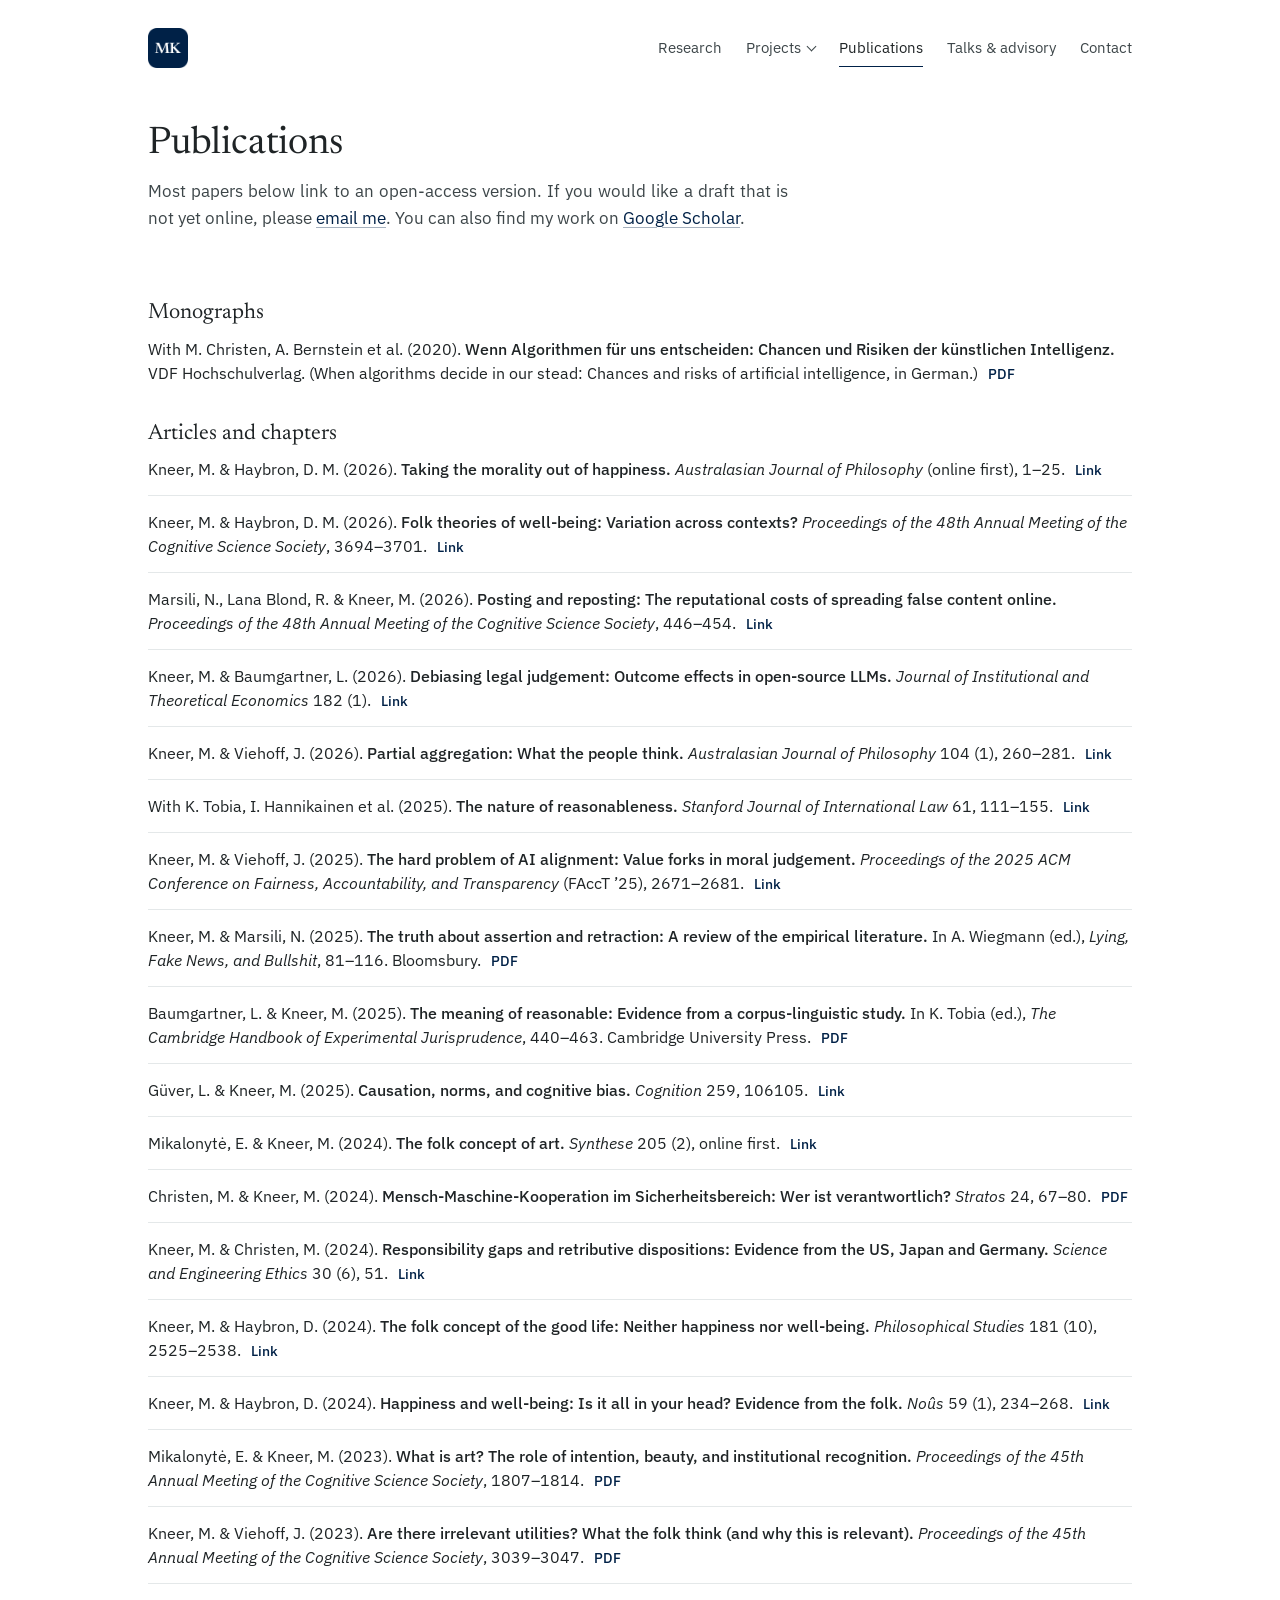
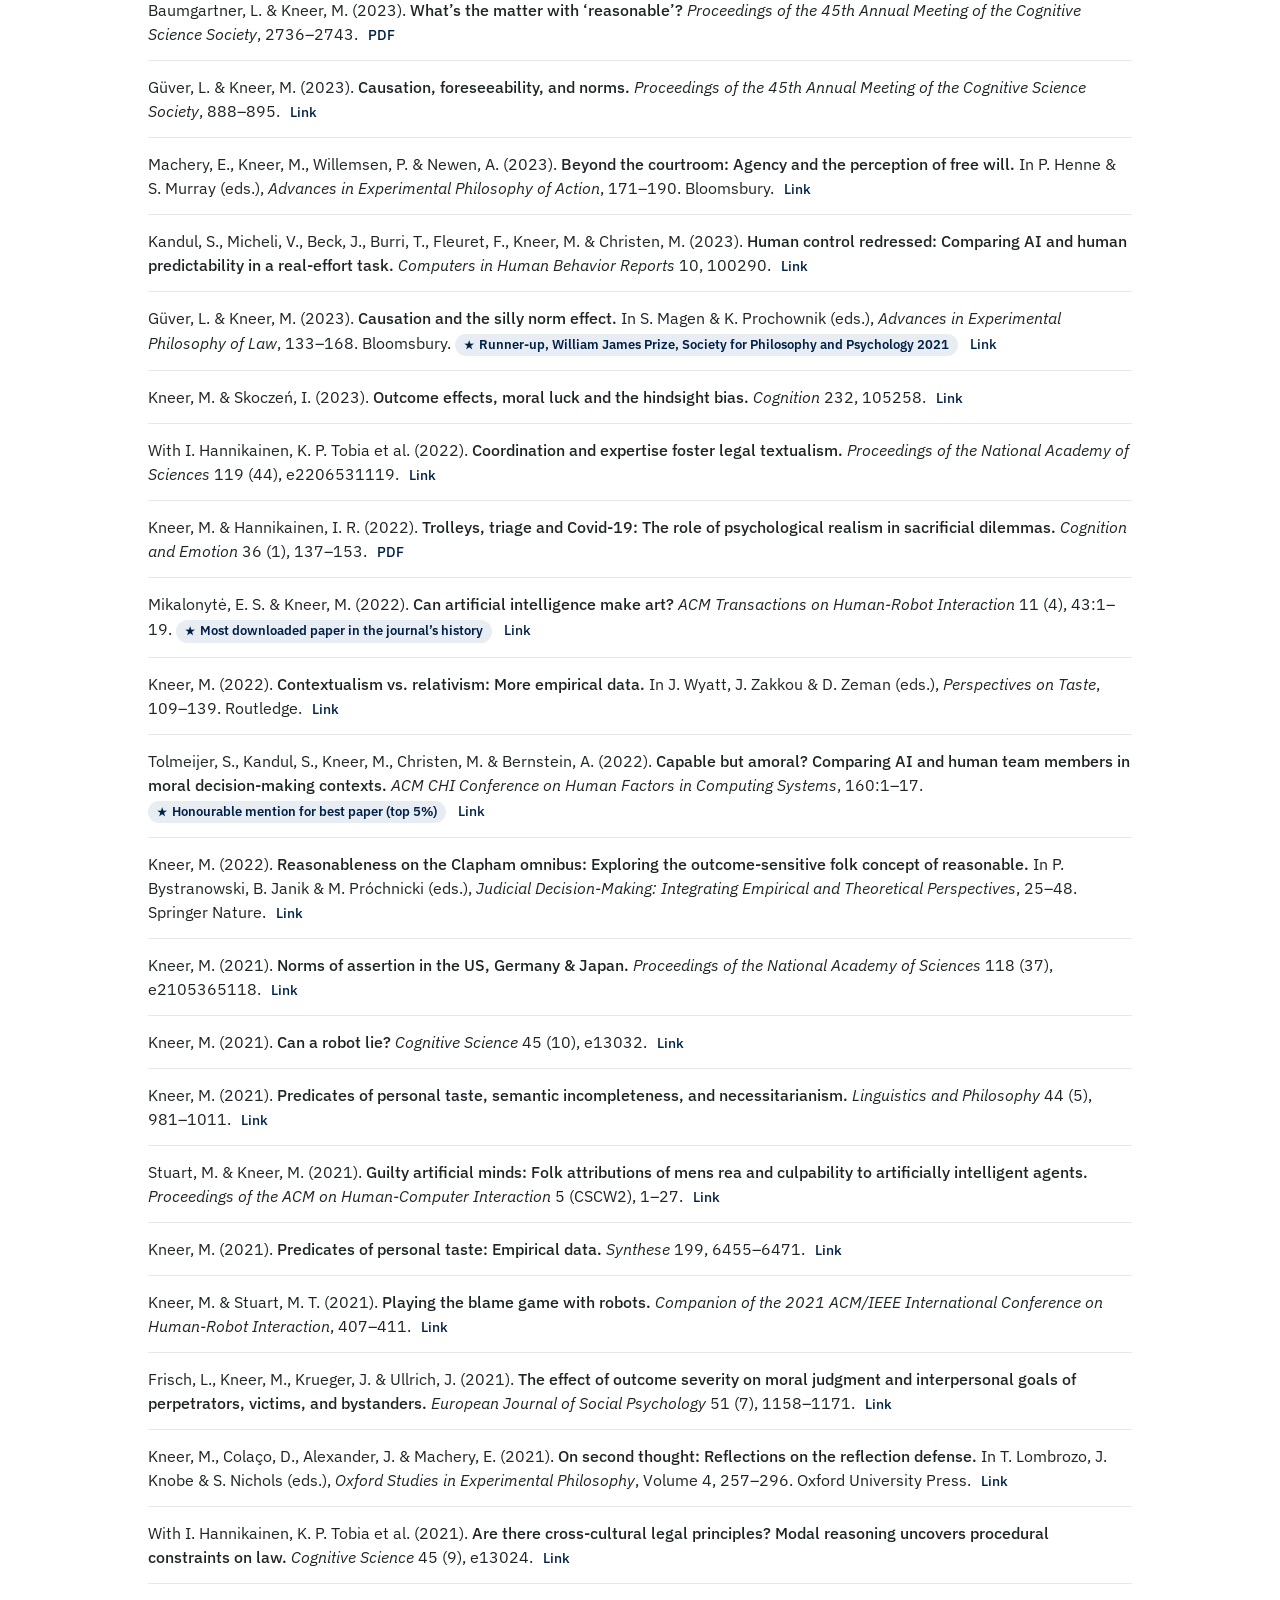
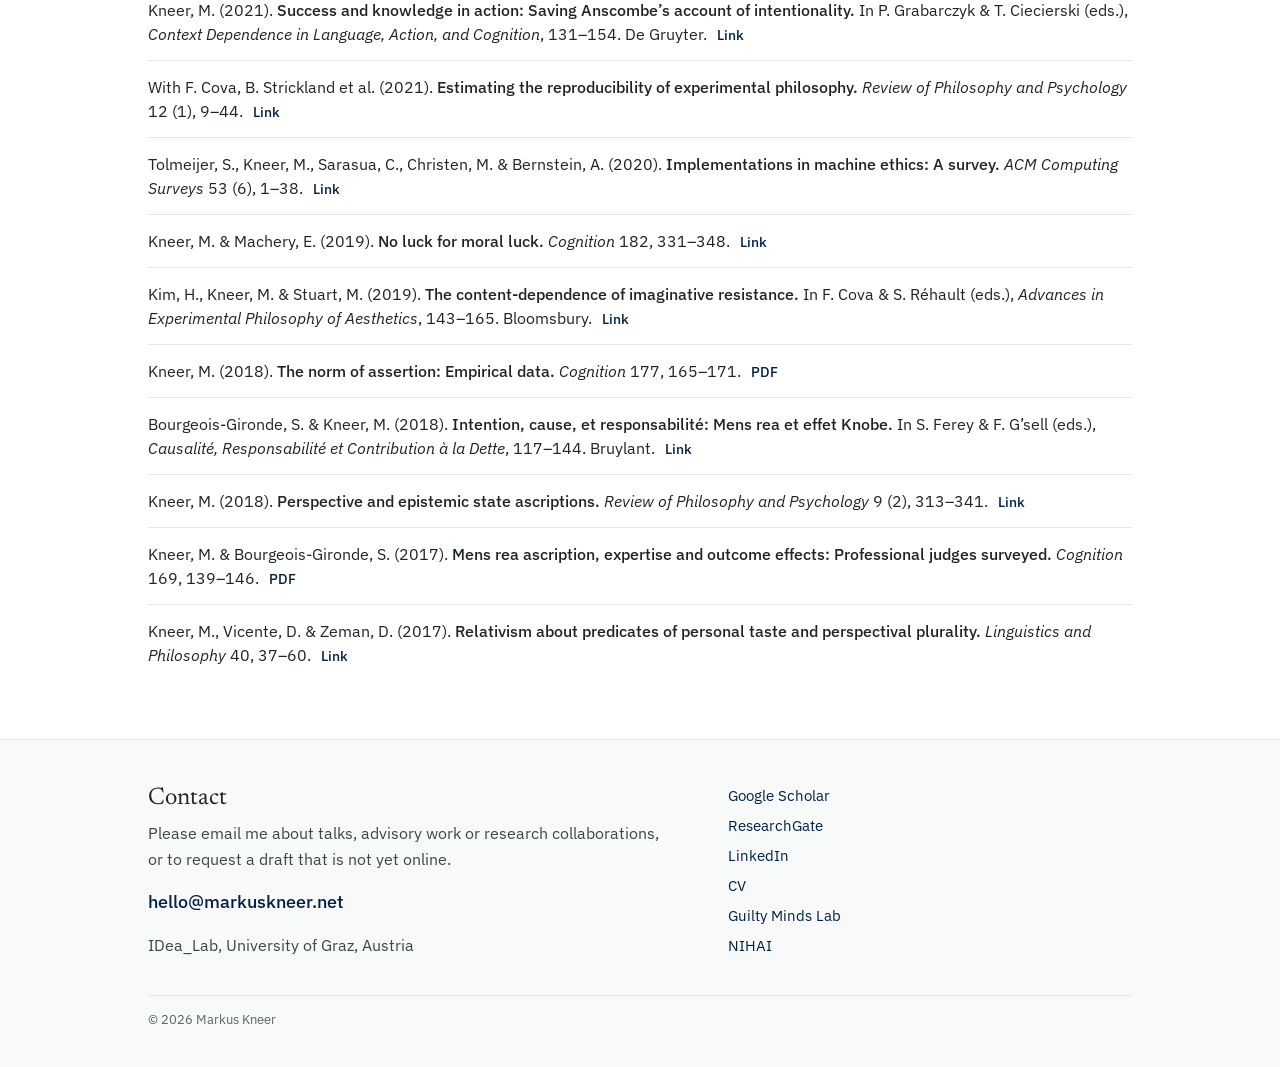
<file: publications.html>
<!doctype html>
<html lang="en">
<head>
<meta charset="utf-8">
<meta name="viewport" content="width=device-width, initial-scale=1">
<title>Publications — Markus Kneer</title>
<meta name="description" content="Publications by Markus Kneer, Professor of Ethics of Artificial Intelligence at the University of Graz: articles in PNAS, Cognition, Noûs, Cognitive Science, CHI, CSCW, FAccT and others.">
<link rel="canonical" href="https://www.markuskneer.net/publications.html">
<link rel="icon" href="favicon.ico?v=3" sizes="16x16 32x32 48x48">
<link rel="icon" type="image/png" sizes="192x192" href="favicon-192.png?v=3">
<link rel="apple-touch-icon" href="apple-touch-icon.png?v=3">
<meta property="og:type" content="website">
<meta property="og:site_name" content="Markus Kneer">
<meta property="og:locale" content="en_GB">
<meta property="og:title" content="Publications — Markus Kneer">
<meta property="og:description" content="Publications by Markus Kneer, Professor of Ethics of Artificial Intelligence at the University of Graz: articles in PNAS, Cognition, Noûs, Cognitive Science, CHI, CSCW, FAccT and others.">
<meta property="og:url" content="https://www.markuskneer.net/publications.html">
<meta property="og:image" content="https://www.markuskneer.net/images/og-card.jpg?v=3">
<meta property="og:image:width" content="1200">
<meta property="og:image:height" content="630">
<meta property="og:image:alt" content="Markus Kneer, Professor of Ethics of Artificial Intelligence, University of Graz">
<meta name="twitter:card" content="summary_large_image">
<link rel="preconnect" href="https://fonts.googleapis.com">
<link rel="preconnect" href="https://fonts.gstatic.com" crossorigin>
<link href="https://fonts.googleapis.com/css2?family=Newsreader:ital,opsz,wght@0,6..72,400;0,6..72,500;1,6..72,400&family=IBM+Plex+Sans:wght@400;500;600&display=swap" rel="stylesheet">
<link rel="stylesheet" href="style.css?v=2026-10-22a">
<script>document.documentElement.classList.add('js');</script>
<script src="nav.js?v=2026-10-20b" defer></script>
</head>
<body>

<header class="site-header">
  <div class="wrap">
    <a class="brand" href="index.html"><img class="brand-mark" src="favicon-192.png?v=3" width="40" height="40" alt="Markus Kneer, home page"></a>
    <button class="nav-toggle" type="button" aria-expanded="false" aria-controls="site-nav"><span class="nav-toggle-bars" aria-hidden="true"></span><span class="visually-hidden">Menu</span></button>
    <nav class="site-nav" id="site-nav" aria-label="Site">
      <a href="index.html#research">Research</a>
      <details class="nav-menu">
        <summary>Projects</summary>
        <div class="nav-menu-list">
          <a href="index.html#guilty-minds-lab">Guilty Minds Lab</a>
          <a href="index.html#nihai">NIHAI</a>
        </div>
      </details>
      <a href="index.html#publications" aria-current="true">Publications</a>
      <a href="index.html#talks">Talks &amp; advisory</a>
      <a href="index.html#contact">Contact</a>
    </nav>
  </div>
</header>

<main>
<div class="wrap page-title">
  <h1>Publications</h1>
  <p>Most papers below link to an open-access version. If you would like a draft that is not yet online, please <a href="mailto:hello@markuskneer.net">email me</a>. You can also find my work on <a href="https://scholar.google.com/citations?user=6dFvixUAAAAJ">Google Scholar</a>.</p>
</div>

<div class="wrap pubs-full">

<h2>Monographs</h2>
<ul class="pubs">
  <li>With M. Christen, A. Bernstein et al. (2020). <span class="t">Wenn Algorithmen für uns entscheiden: Chancen und Risiken der künstlichen Intelligenz.</span> VDF Hochschulverlag. (When algorithms decide in our stead: Chances and risks of artificial intelligence, in German.) <a class="doc" href="https://www.zora.uzh.ch/id/eprint/188444/1/4002_Wenn-Agorithmen-fuer-uns-entscheiden_OA.pdf">PDF</a></li>
</ul>

<h2>Articles and chapters</h2>
<ul class="pubs">
  <li>Kneer, M. &amp; Haybron, D. M. (2026). <span class="t">Taking the morality out of happiness.</span> <em>Australasian Journal of Philosophy</em> (online first), 1–25. <a class="doc" href="https://www.tandfonline.com/doi/abs/10.1080/00048402.2026.2642897">Link</a></li>
  <li>Kneer, M. &amp; Haybron, D. M. (2026). <span class="t">Folk theories of well-being: Variation across contexts?</span> <em>Proceedings of the 48th Annual Meeting of the Cognitive Science Society</em>, 3694–3701. <a class="doc" href="https://escholarship.org/uc/item/7r63z8b7">Link</a></li>
  <li>Marsili, N., Lana Blond, R. &amp; Kneer, M. (2026). <span class="t">Posting and reposting: The reputational costs of spreading false content online.</span> <em>Proceedings of the 48th Annual Meeting of the Cognitive Science Society</em>, 446–454. <a class="doc" href="https://escholarship.org/uc/item/355145mx">Link</a></li>
  <li>Kneer, M. &amp; Baumgartner, L. (2026). <span class="t">Debiasing legal judgement: Outcome effects in open-source LLMs.</span> <em>Journal of Institutional and Theoretical Economics</em> 182 (1). <a class="doc" href="https://philpapers.org/rec/KNEDLJ">Link</a></li>
  <li>Kneer, M. &amp; Viehoff, J. (2026). <span class="t">Partial aggregation: What the people think.</span> <em>Australasian Journal of Philosophy</em> 104 (1), 260–281. <a class="doc" href="https://doi.org/10.1080/00048402.2025.2515858">Link</a></li>
  <li>With K. Tobia, I. Hannikainen et al. (2025). <span class="t">The nature of reasonableness.</span> <em>Stanford Journal of International Law</em> 61, 111–155. <a class="doc" href="https://papers.ssrn.com/sol3/papers.cfm?abstract_id=5185137">Link</a></li>
  <li>Kneer, M. &amp; Viehoff, J. (2025). <span class="t">The hard problem of AI alignment: Value forks in moral judgement.</span> <em>Proceedings of the 2025 ACM Conference on Fairness, Accountability, and Transparency</em> (FAccT ’25), 2671–2681. <a class="doc" href="https://dl.acm.org/doi/pdf/10.1145/3715275.3732174">Link</a></li>
  <li>Kneer, M. &amp; Marsili, N. (2025). <span class="t">The truth about assertion and retraction: A review of the empirical literature.</span> In A. Wiegmann (ed.), <em>Lying, Fake News, and Bullshit</em>, 81–116. Bloomsbury. <a class="doc" href="https://philpapers.org/archive/MARTTA-28.pdf">PDF</a></li>
  <li>Baumgartner, L. &amp; Kneer, M. (2025). <span class="t">The meaning of reasonable: Evidence from a corpus-linguistic study.</span> In K. Tobia (ed.), <em>The Cambridge Handbook of Experimental Jurisprudence</em>, 440–463. Cambridge University Press. <a class="doc" href="https://philpapers.org/archive/BAUTMO-10.pdf">PDF</a></li>
  <li>Güver, L. &amp; Kneer, M. (2025). <span class="t">Causation, norms, and cognitive bias.</span> <em>Cognition</em> 259, 106105. <a class="doc" href="https://www.sciencedirect.com/science/article/pii/S0010027725000459">Link</a></li>
  <li>Mikalonytė, E. &amp; Kneer, M. (2024). <span class="t">The folk concept of art.</span> <em>Synthese</em> 205 (2), online first. <a class="doc" href="https://link.springer.com/article/10.1007/s11229-024-04812-8">Link</a></li>
  <li>Christen, M. &amp; Kneer, M. (2024). <span class="t">Mensch-Maschine-Kooperation im Sicherheitsbereich: Wer ist verantwortlich?</span> <em>Stratos</em> 24, 67–80. <a class="doc" href="https://www.zora.uzh.ch/id/eprint/267142/1/ChristenKneer_Stratos_2024.pdf">PDF</a></li>
  <li>Kneer, M. &amp; Christen, M. (2024). <span class="t">Responsibility gaps and retributive dispositions: Evidence from the US, Japan and Germany.</span> <em>Science and Engineering Ethics</em> 30 (6), 51. <a class="doc" href="https://www.researchgate.net/publication/369375225_Responsibility_Gaps_and_Retributive_Dispositions_Evidence_from_the_US_Japan_and_Germany">Link</a></li>
  <li>Kneer, M. &amp; Haybron, D. (2024). <span class="t">The folk concept of the good life: Neither happiness nor well-being.</span> <em>Philosophical Studies</em> 181 (10), 2525–2538. <a class="doc" href="https://link.springer.com/article/10.1007/s11098-024-02187-7">Link</a></li>
  <li>Kneer, M. &amp; Haybron, D. (2024). <span class="t">Happiness and well-being: Is it all in your head? Evidence from the folk.</span> <em>Noûs</em> 59 (1), 234–268. <a class="doc" href="https://onlinelibrary.wiley.com/doi/10.1111/nous.12492">Link</a></li>
  <li>Mikalonytė, E. &amp; Kneer, M. (2023). <span class="t">What is art? The role of intention, beauty, and institutional recognition.</span> <em>Proceedings of the 45th Annual Meeting of the Cognitive Science Society</em>, 1807–1814. <a class="doc" href="https://escholarship.org/content/qt9rk3n8xp/qt9rk3n8xp_noSplash_cf61d274947edf050a731be29f483d8d.pdf">PDF</a></li>
  <li>Kneer, M. &amp; Viehoff, J. (2023). <span class="t">Are there irrelevant utilities? What the folk think (and why this is relevant).</span> <em>Proceedings of the 45th Annual Meeting of the Cognitive Science Society</em>, 3039–3047. <a class="doc" href="https://escholarship.org/content/qt66m3w8x7/qt66m3w8x7.pdf">PDF</a></li>
  <li>Baumgartner, L. &amp; Kneer, M. (2023). <span class="t">What’s the matter with ‘reasonable’?</span> <em>Proceedings of the 45th Annual Meeting of the Cognitive Science Society</em>, 2736–2743. <a class="doc" href="https://escholarship.org/content/qt6h8823bv/qt6h8823bv.pdf">PDF</a></li>
  <li>Güver, L. &amp; Kneer, M. (2023). <span class="t">Causation, foreseeability, and norms.</span> <em>Proceedings of the 45th Annual Meeting of the Cognitive Science Society</em>, 888–895. <a class="doc" href="https://philpapers.org/rec/GVECFA">Link</a></li>
  <li>Machery, E., Kneer, M., Willemsen, P. &amp; Newen, A. (2023). <span class="t">Beyond the courtroom: Agency and the perception of free will.</span> In P. Henne &amp; S. Murray (eds.), <em>Advances in Experimental Philosophy of Action</em>, 171–190. Bloomsbury. <a class="doc" href="https://www.researchgate.net/publication/354867702_Beyond_the_Courtroom_Agency_and_the_Perception_of_Free_will">Link</a></li>
  <li>Kandul, S., Micheli, V., Beck, J., Burri, T., Fleuret, F., Kneer, M. &amp; Christen, M. (2023). <span class="t">Human control redressed: Comparing AI and human predictability in a real-effort task.</span> <em>Computers in Human Behavior Reports</em> 10, 100290. <a class="doc" href="https://www.sciencedirect.com/science/article/pii/S2451958823000234">Link</a></li>
  <li>Güver, L. &amp; Kneer, M. (2023). <span class="t">Causation and the silly norm effect.</span> In S. Magen &amp; K. Prochownik (eds.), <em>Advances in Experimental Philosophy of Law</em>, 133–168. Bloomsbury. <span class="note">Runner-up, William James Prize, Society for Philosophy and Psychology 2021</span> <a class="doc" href="https://philpapers.org/rec/GVECAT">Link</a></li>
  <li>Kneer, M. &amp; Skoczeń, I. (2023). <span class="t">Outcome effects, moral luck and the hindsight bias.</span> <em>Cognition</em> 232, 105258. <a class="doc" href="https://www.sciencedirect.com/science/article/pii/S0010027722002463">Link</a></li>
  <li>With I. Hannikainen, K. P. Tobia et al. (2022). <span class="t">Coordination and expertise foster legal textualism.</span> <em>Proceedings of the National Academy of Sciences</em> 119 (44), e2206531119. <a class="doc" href="https://www.researchgate.net/publication/356593662_Coordination_and_Expertise_Foster_Legal_Textualism">Link</a></li>
  <li>Kneer, M. &amp; Hannikainen, I. R. (2022). <span class="t">Trolleys, triage and Covid-19: The role of psychological realism in sacrificial dilemmas.</span> <em>Cognition and Emotion</em> 36 (1), 137–153. <a class="doc" href="https://philarchive.org/archive/KNETTA">PDF</a></li>
  <li>Mikalonytė, E. S. &amp; Kneer, M. (2022). <span class="t">Can artificial intelligence make art?</span> <em>ACM Transactions on Human-Robot Interaction</em> 11 (4), 43:1–19. <span class="note">Most downloaded paper in the journal’s history</span> <a class="doc" href="https://dl.acm.org/doi/10.1145/3530875">Link</a></li>
  <li>Kneer, M. (2022). <span class="t">Contextualism vs. relativism: More empirical data.</span> In J. Wyatt, J. Zakkou &amp; D. Zeman (eds.), <em>Perspectives on Taste</em>, 109–139. Routledge. <a class="doc" href="https://www.researchgate.net/publication/355827869_Contextualism_vs_Relativism_More_Empirical_Data">Link</a></li>
  <li>Tolmeijer, S., Kandul, S., Kneer, M., Christen, M. &amp; Bernstein, A. (2022). <span class="t">Capable but amoral? Comparing AI and human team members in moral decision-making contexts.</span> <em>ACM CHI Conference on Human Factors in Computing Systems</em>, 160:1–17. <span class="note">Honourable mention for best paper (top 5%)</span> <a class="doc" href="https://dl.acm.org/doi/abs/10.1145/3491102.3517732">Link</a></li>
  <li>Kneer, M. (2022). <span class="t">Reasonableness on the Clapham omnibus: Exploring the outcome-sensitive folk concept of reasonable.</span> In P. Bystranowski, B. Janik &amp; M. Próchnicki (eds.), <em>Judicial Decision-Making: Integrating Empirical and Theoretical Perspectives</em>, 25–48. Springer Nature. <a class="doc" href="https://www.researchgate.net/publication/349884286_Reasonableness_on_the_Clapham_Omnibus_Exploring_the_outcome-sensitive_folk_concept_of_reasonable">Link</a></li>
  <li>Kneer, M. (2021). <span class="t">Norms of assertion in the US, Germany &amp; Japan.</span> <em>Proceedings of the National Academy of Sciences</em> 118 (37), e2105365118. <a class="doc" href="https://www.pnas.org/doi/10.1073/pnas.2105365118">Link</a></li>
  <li>Kneer, M. (2021). <span class="t">Can a robot lie?</span> <em>Cognitive Science</em> 45 (10), e13032. <a class="doc" href="https://www.researchgate.net/publication/355079243_Can_a_Robot_Lie_Exploring_the_Folk_Concept_of_Lying_as_Applied_to_Artificial_Agents">Link</a></li>
  <li>Kneer, M. (2021). <span class="t">Predicates of personal taste, semantic incompleteness, and necessitarianism.</span> <em>Linguistics and Philosophy</em> 44 (5), 981–1011. <a class="doc" href="https://www.researchgate.net/publication/344540585_Predicates_of_Personal_Taste_Semantic_Incompleteness_and_Necessitarianism">Link</a></li>
  <li>Stuart, M. &amp; Kneer, M. (2021). <span class="t">Guilty artificial minds: Folk attributions of mens rea and culpability to artificially intelligent agents.</span> <em>Proceedings of the ACM on Human-Computer Interaction</em> 5 (CSCW2), 1–27. <a class="doc" href="https://www.researchgate.net/publication/355405029_Guilty_Artificial_Minds_Folk_Attributions_of_Mens_Rea_and_Culpability_to_Artificially_Intelligent_Agents">Link</a></li>
  <li>Kneer, M. (2021). <span class="t">Predicates of personal taste: Empirical data.</span> <em>Synthese</em> 199, 6455–6471. <a class="doc" href="https://link.springer.com/article/10.1007/s11229-021-03077-9">Link</a></li>
  <li>Kneer, M. &amp; Stuart, M. T. (2021). <span class="t">Playing the blame game with robots.</span> <em>Companion of the 2021 ACM/IEEE International Conference on Human-Robot Interaction</em>, 407–411. <a class="doc" href="https://www.researchgate.net/publication/349120910_Playing_the_Blame_Game_with_Robots">Link</a></li>
  <li>Frisch, L., Kneer, M., Krueger, J. &amp; Ullrich, J. (2021). <span class="t">The effect of outcome severity on moral judgment and interpersonal goals of perpetrators, victims, and bystanders.</span> <em>European Journal of Social Psychology</em> 51 (7), 1158–1171. <a class="doc" href="https://onlinelibrary.wiley.com/doi/10.1002/ejsp.2805">Link</a></li>
  <li>Kneer, M., Colaço, D., Alexander, J. &amp; Machery, E. (2021). <span class="t">On second thought: Reflections on the reflection defense.</span> In T. Lombrozo, J. Knobe &amp; S. Nichols (eds.), <em>Oxford Studies in Experimental Philosophy</em>, Volume 4, 257–296. Oxford University Press. <a class="doc" href="https://www.researchgate.net/publication/357947782_On_Second_Thought_Reflections_on_the_Reflection_Defense">Link</a></li>
  <li>With I. Hannikainen, K. P. Tobia et al. (2021). <span class="t">Are there cross-cultural legal principles? Modal reasoning uncovers procedural constraints on law.</span> <em>Cognitive Science</em> 45 (9), e13024. <a class="doc" href="https://www.researchgate.net/publication/357442644_Are_There_Cross-Cultural_Legal_Principles_Modal_Reasoning_Uncovers_Procedural_Constraints_on_Law">Link</a></li>
  <li>Kneer, M. (2021). <span class="t">Success and knowledge in action: Saving Anscombe’s account of intentionality.</span> In P. Grabarczyk &amp; T. Ciecierski (eds.), <em>Context Dependence in Language, Action, and Cognition</em>, 131–154. De Gruyter. <a class="doc" href="https://www.researchgate.net/publication/348760507_Success_and_Knowledge_in_Action_Saving_Anscombe's_Account_of_Intentionality">Link</a></li>
  <li>With F. Cova, B. Strickland et al. (2021). <span class="t">Estimating the reproducibility of experimental philosophy.</span> <em>Review of Philosophy and Psychology</em> 12 (1), 9–44. <a class="doc" href="https://www.researchgate.net/publication/325216701_Estimating_the_Reproducibility_of_Experimental_Philosophy">Link</a></li>
  <li>Tolmeijer, S., Kneer, M., Sarasua, C., Christen, M. &amp; Bernstein, A. (2020). <span class="t">Implementations in machine ethics: A survey.</span> <em>ACM Computing Surveys</em> 53 (6), 1–38. <a class="doc" href="https://www.researchgate.net/publication/348083507_Implementations_in_Machine_Ethics_A_Survey">Link</a></li>
  <li>Kneer, M. &amp; Machery, E. (2019). <span class="t">No luck for moral luck.</span> <em>Cognition</em> 182, 331–348. <a class="doc" href="https://www.researchgate.net/publication/324200081_No_Luck_for_Moral_Luck">Link</a></li>
  <li>Kim, H., Kneer, M. &amp; Stuart, M. (2019). <span class="t">The content-dependence of imaginative resistance.</span> In F. Cova &amp; S. Réhault (eds.), <em>Advances in Experimental Philosophy of Aesthetics</em>, 143–165. Bloomsbury. <a class="doc" href="https://www.researchgate.net/publication/325966802_The_Content-Dependence_of_Imaginative_Resistance">Link</a></li>
  <li>Kneer, M. (2018). <span class="t">The norm of assertion: Empirical data.</span> <em>Cognition</em> 177, 165–171. <a class="doc" href="https://philpapers.org/archive/KNETNO-2.pdf">PDF</a></li>
  <li>Bourgeois-Gironde, S. &amp; Kneer, M. (2018). <span class="t">Intention, cause, et responsabilité: Mens rea et effet Knobe.</span> In S. Ferey &amp; F. G’sell (eds.), <em>Causalité, Responsabilité et Contribution à la Dette</em>, 117–144. Bruylant. <a class="doc" href="https://www.researchgate.net/publication/330335928_Intention_cause_et_responsabilite_Mens_Rea_et_effet_Knobe">Link</a></li>
  <li>Kneer, M. (2018). <span class="t">Perspective and epistemic state ascriptions.</span> <em>Review of Philosophy and Psychology</em> 9 (2), 313–341. <a class="doc" href="https://www.researchgate.net/publication/320379204_Perspective_and_Epistemic_State_Ascriptions">Link</a></li>
  <li>Kneer, M. &amp; Bourgeois-Gironde, S. (2017). <span class="t">Mens rea ascription, expertise and outcome effects: Professional judges surveyed.</span> <em>Cognition</em> 169, 139–146. <a class="doc" href="https://philpapers.org/archive/KNEMRA.pdf">PDF</a></li>
  <li>Kneer, M., Vicente, D. &amp; Zeman, D. (2017). <span class="t">Relativism about predicates of personal taste and perspectival plurality.</span> <em>Linguistics and Philosophy</em> 40, 37–60. <a class="doc" href="https://www.researchgate.net/publication/309321947_Relativism_about_Predicates_of_Personal_Taste_and_Perspectival_Plurality">Link</a></li>
</ul>

</div>
</main>

<footer class="site-footer" id="contact">
  <div class="wrap">
    <div class="contact">
      <h2>Contact</h2>
      <p>Please email me about talks, advisory work or research collaborations, or to request a draft that is not yet online.</p>
      <p><a class="mail" href="mailto:hello@markuskneer.net">hello@markuskneer.net</a></p>
      <p>IDea_Lab, University of Graz, Austria</p>
    </div>
    <div class="links">
      <a href="https://scholar.google.com/citations?user=6dFvixUAAAAJ">Google Scholar</a>
      <a href="https://www.researchgate.net/profile/Markus-Kneer">ResearchGate</a>
      <a href="https://www.linkedin.com/in/markus-kneer-b809306/">LinkedIn</a>
      <a href="files/Markus-Kneer-CV.pdf">CV</a>
      <a href="guiltymindslab.html">Guilty Minds Lab</a>
      <a href="nihai.html">NIHAI</a>
    </div>
    <div class="colophon">© 2026 Markus Kneer</div>
  </div>
</footer>

</body>
</html>
</file>
<file: style.css>
/* markuskneer.net — site stylesheet
   One accent colour (Oxford blue, #002147), white ground, serif headings, sans body. */

:root {
  --ink: #1f2426;
  --ink-2: #3d4649;
  --ink-3: #5b6668;
  --rule: #e4e8e9;
  --ground: #ffffff;
  --ground-2: #f8f9f9;
  --accent: #002147;
  --accent-dark: #00152E;
  --serif: 'Newsreader', 'Iowan Old Style', 'Palatino Linotype', Georgia, serif;
  --sans: 'IBM Plex Sans', 'Helvetica Neue', Helvetica, Arial, sans-serif;
}

* { box-sizing: border-box; }

html { scroll-behavior: smooth; }

body {
  margin: 0;
  background: var(--ground);
  color: var(--ink);
  font-family: var(--sans);
  font-size: 17px;
  line-height: 1.6;
  -webkit-font-smoothing: antialiased;
}

a { color: var(--accent); text-decoration: none; }
a:hover { color: var(--accent-dark); text-decoration: underline; text-underline-offset: 3px; }
a:focus-visible { outline: 2px solid var(--accent); outline-offset: 3px; border-radius: 2px; }

p { margin: 0 0 1em 0; }
p:last-child { margin-bottom: 0; }

h1, h2, h3 { font-family: var(--serif); font-weight: 400; margin: 0; color: var(--ink); }
h1 { font-size: 46px; line-height: 1.1; letter-spacing: -0.005em; }
h2 { font-size: 30px; line-height: 1.2; }
h3 { font-size: 21px; line-height: 1.3; font-weight: 500; }

.wrap { width: 100%; max-width: 1040px; margin: 0 auto; padding-left: 28px; padding-right: 28px; }

/* Header */
.site-header { padding: 28px 0 0 0; }
.site-header .wrap { display: flex; flex-wrap: wrap; align-items: center; justify-content: space-between; gap: 12px 32px; }
.brand { display: inline-flex; border-radius: 9px; }
.brand-mark { display: block; width: 40px; height: 40px; }
.brand:hover .brand-mark { opacity: 0.88; }
.site-nav { display: flex; flex-wrap: wrap; gap: 6px 24px; font-size: 15px; }
.site-nav a { color: var(--ink-2); padding: 6px 0; }
.site-nav a:hover, .site-nav [aria-current] { color: var(--ink); }
.site-nav [aria-current] { border-bottom: 1.5px solid var(--accent); text-decoration: none; }

/* Projects dropdown in the header */
.nav-menu { position: relative; }
.nav-menu summary { list-style: none; cursor: pointer; color: var(--ink-2); padding: 6px 0; }
.nav-menu summary::-webkit-details-marker { display: none; }
.nav-menu summary::after {
  content: ""; display: inline-block; width: 6px; height: 6px; margin-left: 7px; vertical-align: 3px;
  border-right: 1.5px solid currentColor; border-bottom: 1.5px solid currentColor; transform: rotate(45deg);
}
.nav-menu[open] summary::after { transform: rotate(-135deg); vertical-align: 0; }
.nav-menu summary:hover, .nav-menu[open] summary { color: var(--ink); }
.nav-menu summary:focus-visible { outline: 2px solid var(--accent); outline-offset: 3px; border-radius: 2px; }
.nav-menu-list {
  position: absolute; top: 100%; left: -14px; z-index: 10; min-width: 190px; margin-top: 6px; padding: 6px 0;
  display: flex; flex-direction: column; background: var(--ground);
  border: 1px solid var(--rule); border-radius: 6px; box-shadow: 0 6px 20px rgba(31, 36, 38, 0.08);
}
.site-nav .nav-menu-list a { padding: 8px 14px; white-space: nowrap; }
.site-nav .nav-menu-list a:hover { background: var(--ground-2); text-decoration: none; }

/* Intro: name, details and text beside the portrait; on phones name, details, portrait, text */
.intro { padding: 72px 0 64px 0; }
.intro .wrap {
  display: grid; grid-template-columns: minmax(0, 1fr) minmax(220px, 300px);
  grid-template-areas: "name portrait" "meta portrait" "body portrait"; grid-template-rows: auto auto 1fr;
  column-gap: 56px; align-items: start;
}
.intro-name { grid-area: name; }
.intro-meta { grid-area: meta; min-width: 0; }
.intro-body { grid-area: body; min-width: 0; }
.intro .degrees { font-size: 15px; color: var(--ink-3); margin: 12px 0 0 0; line-height: 1.5; }
.intro .role { font-size: 16px; color: var(--ink-2); margin: 6px 0 26px 0; line-height: 1.5; }
.intro .lede { font-size: 19px; line-height: 1.55; color: var(--ink-2); max-width: 600px; }
.intro-links { display: flex; flex-wrap: wrap; gap: 8px 24px; margin-top: 28px; font-size: 15px; font-weight: 500; }
.portrait { grid-area: portrait; margin: 0; }
.portrait img { display: block; width: 100%; height: auto; border-radius: 4px; }

/* Sections */
.section { padding: 56px 0; border-top: 1px solid var(--rule); }
.section .wrap { display: flex; flex-wrap: wrap; gap: 24px 56px; }
.section-head { flex: 1 1 220px; max-width: 260px; min-width: 0; }
.section-head h2 { font-size: 26px; }
.section-head .kicker { font-size: 13px; letter-spacing: 0.1em; text-transform: uppercase; color: var(--accent); font-weight: 600; margin-bottom: 10px; }
.section-body { flex: 3 1 560px; min-width: 0; color: var(--ink-2); }
.section-body > p { max-width: 680px; }

/* Research themes */
.themes { display: flex; flex-wrap: wrap; gap: 44px 40px; margin-top: 40px; }
.theme { flex: 1 1 300px; min-width: 0; border-top: 1px solid var(--rule); padding-top: 22px; }
.theme h3 { margin-bottom: 8px; }
.theme p { font-size: 16px; }
.theme .refs { font-size: 14px; color: var(--ink-3); margin-top: 6px; }
.more { margin-top: 28px; padding-top: 20px; border-top: 1px solid var(--rule); font-size: 16px; max-width: 680px; }

/* Projects */
.projects { display: flex; flex-direction: column; gap: 24px; }
.project { scroll-margin-top: 32px; }
.project + .project { border-top: 1px solid var(--rule); padding-top: 24px; }
.project h3 { margin-bottom: 6px; }
.project p { font-size: 16px; }

/* Publication lists */
.pubs { list-style: none; margin: 0; padding: 0; }
.pubs li { padding: 14px 0; font-size: 16px; }
.pubs li + li { border-top: 1px solid var(--rule); }
.pubs li:first-child { padding-top: 0; }
.pubs li:last-child { padding-bottom: 0; }
.pubs .t { color: var(--ink); font-weight: 500; }
.pubs .v { color: var(--ink-3); font-size: 15px; display: block; margin-top: 2px; }
.pubs .note {
  display: inline-block; margin: 4px 2px 0 0; padding: 1px 9px 2px; border-radius: 999px;
  background: #e8edf4; color: var(--accent); font-size: 13px; font-weight: 600; line-height: 1.5;
  text-align: left; -webkit-hyphens: none; hyphens: none;
}
.pubs .note::before { content: "\2605"; margin-right: 5px; font-size: 11px; }
.pubs-all { margin-top: 18px; font-size: 15px; font-weight: 500; }

/* Publications page */
.page-title { padding-top: 56px; padding-bottom: 24px; }
.page-title h1 { font-size: 38px; }
.page-title p { color: var(--ink-2); max-width: 640px; margin-top: 12px; }
.pubs-full { padding-top: 8px; padding-bottom: 72px; }
.pubs-full h2 { font-size: 22px; margin: 36px 0 10px 0; }
.pubs-full .pubs li { font-size: 16px; line-height: 1.5; }
.pubs-full .pubs li a.doc { white-space: nowrap; font-size: 14px; font-weight: 500; margin-left: 6px; }

/* Footer */
.site-footer { border-top: 1px solid var(--rule); background: var(--ground-2); padding: 44px 0 36px 0; }
.site-footer .wrap { display: flex; flex-wrap: wrap; gap: 24px 56px; }
.site-footer h2 { font-size: 24px; margin-bottom: 8px; }
.contact { flex: 1 1 320px; min-width: 0; color: var(--ink-2); font-size: 16px; }
.contact .mail { font-size: 18px; font-weight: 500; }
.links { flex: 1 1 200px; min-width: 0; display: flex; flex-direction: column; gap: 6px; font-size: 15px; }
.colophon { flex: 1 1 100%; margin-top: 12px; padding-top: 14px; border-top: 1px solid var(--rule); font-size: 13px; color: var(--ink-3); }

@media (max-width: 640px) {
  body { font-size: 16px; }
  h1 { font-size: 36px; }
  .intro { padding: 36px 0 40px 0; }
  .intro .lede { font-size: 17px; }
  .section { padding: 40px 0; }
  .section-head { max-width: none; }
}

/* Numbered aims and figures inside a section (NIHAI page) */
.aims { max-width: 680px; margin: 0 0 1em 0; padding-left: 1.4em; }
.aims li { margin-bottom: 0.5em; padding-left: 0.2em; }
.figure { margin: 32px 0 0 0; }
.figure img { display: block; width: 100%; height: auto; }
.figure figcaption { font-size: 14px; color: var(--ink-3); margin-top: 10px; }

/* Justified running text, hyphenated so that narrow columns do not open gaps */
.intro .lede, .section-body p, .page-title p, .aims li {
  text-align: justify; -webkit-hyphens: auto; hyphens: auto;
}

/* Menu button, shown only on narrow screens */
.nav-toggle { display: none; }
.visually-hidden {
  position: absolute; width: 1px; height: 1px; padding: 0; margin: -1px; overflow: hidden;
  clip: rect(0, 0, 0, 0); white-space: nowrap; border: 0;
}

@media (max-width: 760px) {
  .site-header { padding-top: 16px; }
  .site-header .wrap { align-items: center; row-gap: 0; }
  .nav-toggle {
    display: inline-flex; align-items: center; justify-content: center; width: 44px; height: 44px;
    margin-right: -10px; padding: 0; background: none; border: 0; color: var(--ink); cursor: pointer;
  }
  .nav-toggle:focus-visible { outline: 2px solid var(--accent); outline-offset: 2px; border-radius: 4px; }
  .nav-toggle-bars, .nav-toggle-bars::before, .nav-toggle-bars::after {
    display: block; width: 22px; height: 1.5px; background: currentColor; transition: transform 0.2s, opacity 0.2s;
  }
  .nav-toggle-bars { position: relative; }
  .nav-toggle-bars::before, .nav-toggle-bars::after { content: ""; position: absolute; left: 0; }
  .nav-toggle-bars::before { top: -7px; }
  .nav-toggle-bars::after { top: 7px; }
  .nav-open .nav-toggle-bars { background: transparent; }
  .nav-open .nav-toggle-bars::before { transform: translateY(7px) rotate(45deg); }
  .nav-open .nav-toggle-bars::after { transform: translateY(-7px) rotate(-45deg); }

  .js .site-nav { display: none; }
  .js .nav-open .site-nav { display: flex; }
  .site-nav {
    flex-basis: 100%; flex-direction: column; flex-wrap: nowrap; gap: 0; margin-top: 12px;
    font-size: 17px; border-top: 1px solid var(--rule);
  }
  .site-nav > a, .nav-menu summary { display: block; padding: 13px 0; border-bottom: 1px solid var(--rule); }
  .site-nav [aria-current] { border-bottom: 1px solid var(--rule); color: var(--accent); font-weight: 500; }
  .nav-menu-list {
    position: static; min-width: 0; margin: 0; padding: 4px 0 8px 16px;
    border: 0; border-bottom: 1px solid var(--rule); border-radius: 0; box-shadow: none; background: none;
  }
  .site-nav .nav-menu-list a { padding: 9px 0; }
  .site-nav .nav-menu-list a:hover { background: none; }

  .brand-mark { width: 36px; height: 36px; }
  .intro .wrap { grid-template-columns: minmax(0, 1fr); grid-template-areas: "name" "meta" "portrait" "body"; grid-template-rows: none; }
  .intro .role { margin-bottom: 0; }
  .portrait { max-width: 280px; margin: 24px 0 26px 0; }
}

/* Links inside running text are underlined: the dark blue is close to the text colour */
.intro .lede a, .section-body p a, .page-title p a, .aims a {
  text-decoration: underline; text-decoration-thickness: 1px; text-underline-offset: 3px;
  text-decoration-color: rgba(0, 33, 71, 0.35);
}
.intro .lede a:hover, .section-body p a:hover, .page-title p a:hover, .aims a:hover { text-decoration-color: currentColor; }

/* Talks, policy and advisory: sub-headings, topic list, enquiry button */
.section-body .sub { font-size: 21px; margin: 40px 0 14px 0; }
.topics { list-style: none; margin: 0; padding: 0; max-width: 680px; }
.topics li {
  position: relative; padding-left: 20px; margin-bottom: 12px;
  text-align: justify; -webkit-hyphens: auto; hyphens: auto;
}
.topics li::before { content: ""; position: absolute; left: 0; top: 0.8em; width: 9px; height: 1.5px; background: var(--accent); }
.topics strong { color: var(--ink); font-weight: 600; }
.cta { margin-top: 32px; }
.section-body p a.button {
  display: inline-block; padding: 12px 22px; border-radius: 6px; background: var(--accent);
  color: #fff; font-size: 16px; font-weight: 500; line-height: 1.4; text-decoration: none; text-align: center;
}
.section-body p a.button:hover { background: var(--accent-dark); color: #fff; text-decoration: none; }

/* Engagements and media: collapsed rows that open on click */
.more-lists { margin-top: 40px; max-width: 680px; }
.more-list + .more-list { border-top: 1px solid var(--rule); }
.more-list summary {
  list-style: none; cursor: pointer; display: flex; align-items: center; justify-content: space-between;
  padding: 14px 0; font-family: var(--serif); font-size: 21px; font-weight: 500; color: var(--ink);
}
.more-list summary::-webkit-details-marker { display: none; }
.more-list summary::after {
  content: ""; flex: none; width: 8px; height: 8px; margin: 0 6px 6px 16px;
  border-right: 1.5px solid var(--ink-3); border-bottom: 1.5px solid var(--ink-3); transform: rotate(45deg);
}
.more-list[open] summary::after { transform: rotate(-135deg); margin-bottom: -4px; }
.more-list summary:hover, .more-list summary:hover::after { color: var(--accent); border-color: var(--accent); }
.more-list summary:focus-visible { outline: 2px solid var(--accent); outline-offset: 3px; border-radius: 2px; }
.more-list .pubs { padding-bottom: 18px; }
</file>
